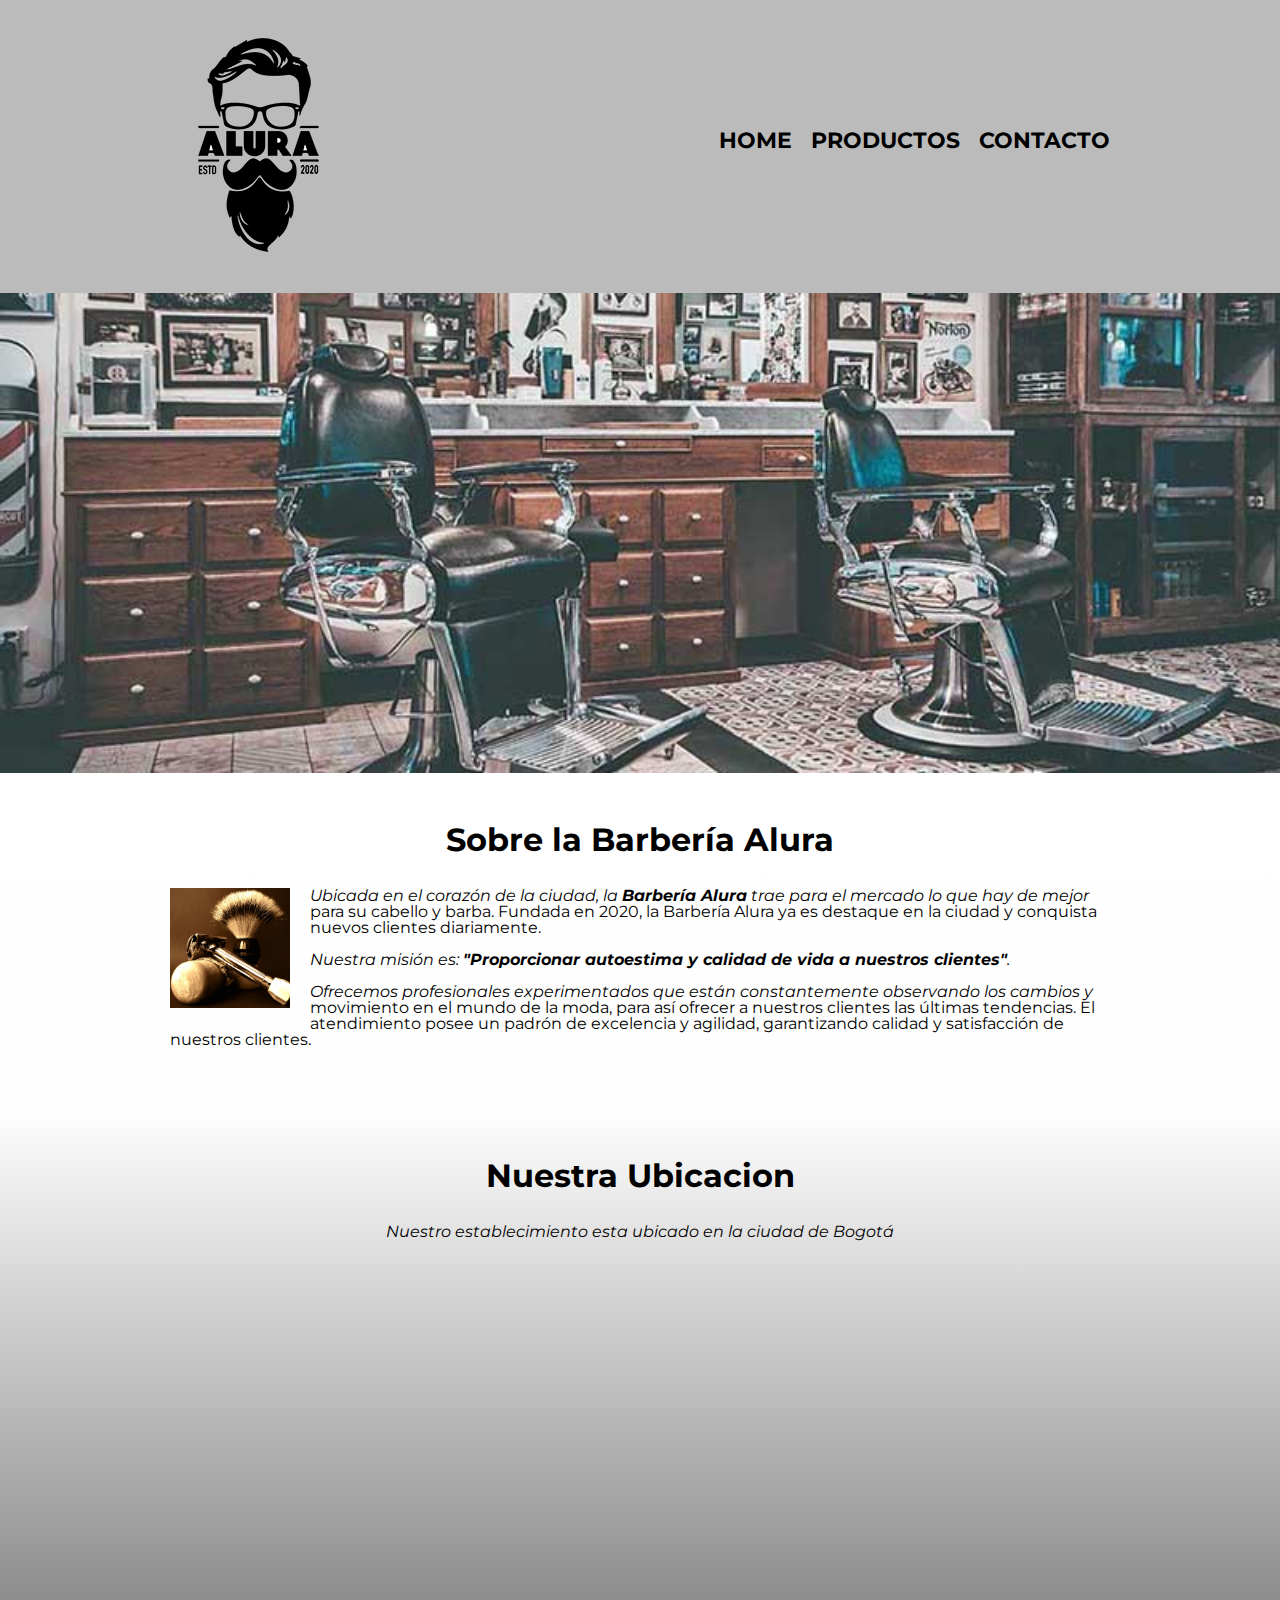
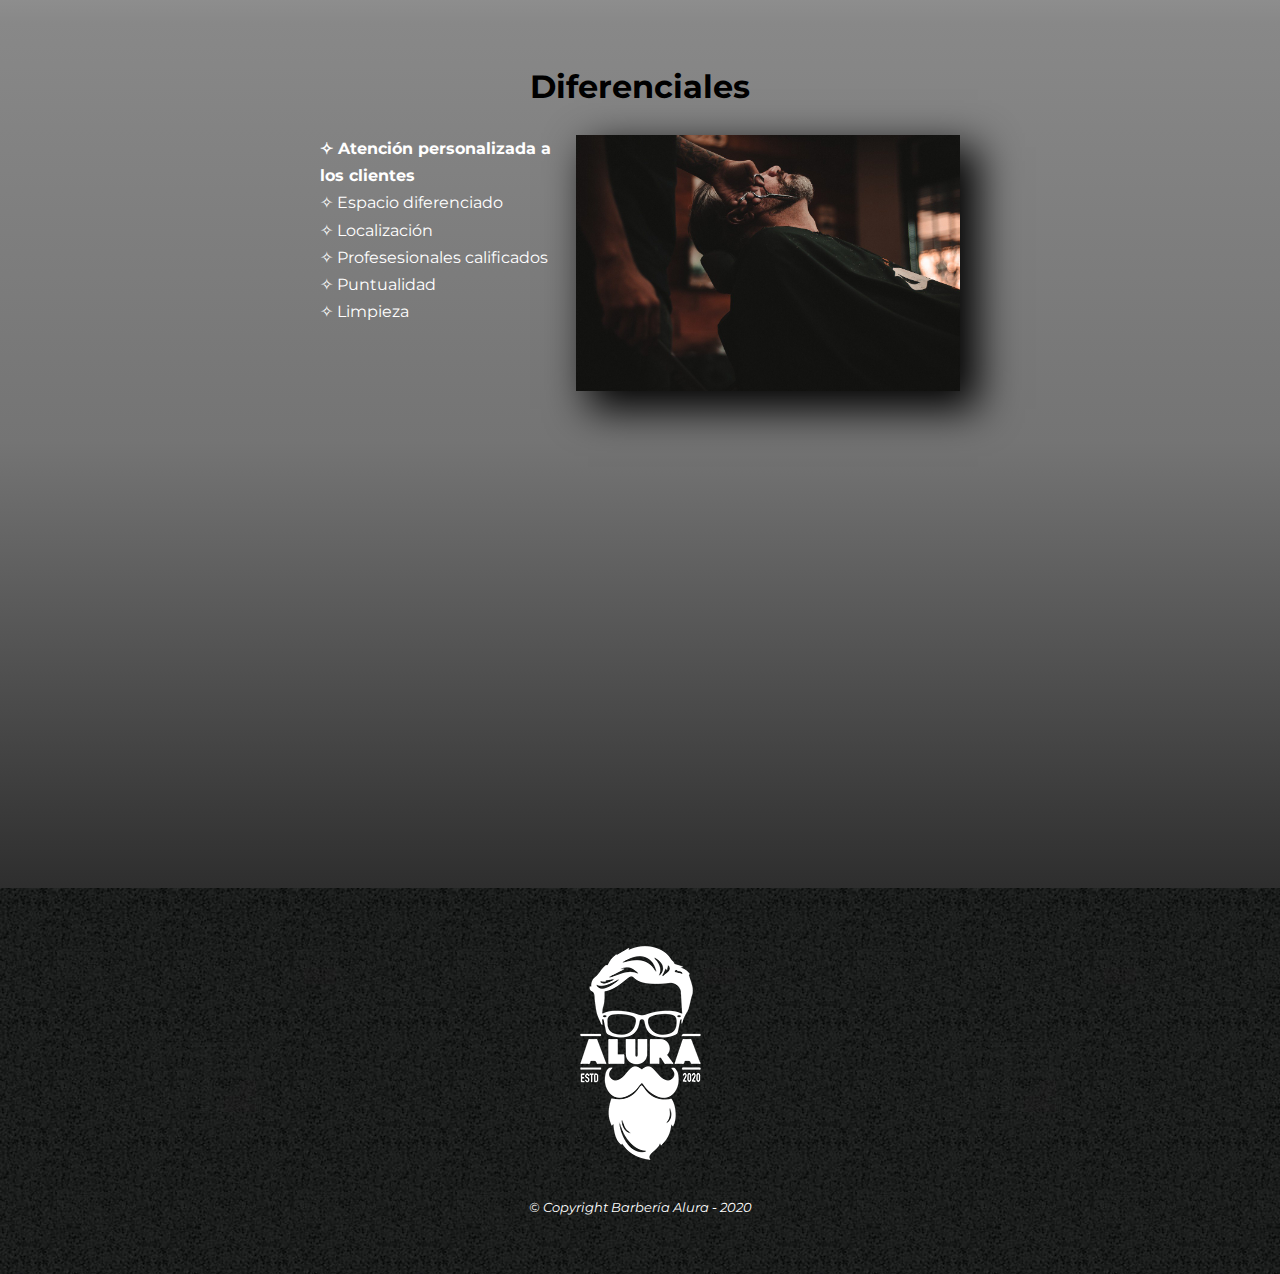
<file: Barberia/index.html>
<!DOCTYPE html>

<html lang="es">
    <head>
        <meta charset="UTF-8"> 
        <meta name="viewport">
        <title>Barbería Alura</title>
        <link rel="stylesheet" href="reset.css">
        <link rel="stylesheet" href="style.css">
        <link href="https://fonts.googleapis.com/css2?family=Montserrat:wght@300&display=swap" rel="stylesheet">
    </head>

    <body>
        <header>
            <div class="caja">
                <h1><img src="imagenes/logo.png"></h1>
                <nav>
                    <ul>
                        <li><a href="index.html">Home</a></li>
                        <li><a href="productos.html">Productos</a></li>
                        <li><a href="contacto.html">Contacto</a></li>
                    </ul>
                </nav>
            </div>
        </header>

        <img class="banner" src="banner/banner.jpg">

        <main>
            <section class="principal">

                <h2 class="titulo-principal">Sobre la Barbería Alura</h2>
                <img class="utensilios" src="imagenes/utensilios.jpg" alt="Imagen Utensiolios">
                <p>Ubicada en el corazón de la ciudad, la <strong>Barbería Alura</strong> trae para el mercado lo que hay de mejor para su cabello y barba. Fundada en 2020, la Barbería Alura ya es destaque en la ciudad y conquista nuevos clientes diariamente.</p>

                <p id="mision"><em>Nuestra misión es: <strong>"Proporcionar autoestima y calidad de vida a nuestros clientes"</strong>.</em></p>

                <p>Ofrecemos profesionales experimentados que están constantemente observando los cambios y movimiento en el mundo de la moda, para así ofrecer a nuestros clientes las últimas tendencias. El atendimiento posee un padrón de excelencia y agilidad, garantizando calidad y satisfacción de nuestros clientes.</p> 

            </section>
            <section class="mapa">
                <h3 class="titulo-principal">Nuestra Ubicacion</h3>
                <p>Nuestro establecimiento esta ubicado en la ciudad de Bogotá</p>

                <div class="Mapa-contenido">
                    <iframe src="https://www.google.com/maps/embed?pb=!1m18!1m12!1m3!1d3976.
                    43228293688!2d-74.086188!3d4.694707999999999!2m3!1f0!2f0!3f0!3m2!1i1024!
                    2i768!4f13.1!3m3!1m2!1s0x8e3f9b25144634c9%3A0xaa39a3ad6b78b4cb!2sCentro%
                    20Comercial%20Tit%C3%A1n%20Plaza!5e0!3m2!1ses-419!2sco!4v1673474203928!5m2!1ses-419!2sco"
                    width="100%" height="300" style="border:0;" allowfullscreen="" loading="lazy" 
                    referrerpolicy="no-referrer-when-downgrade"></iframe>
                </div>
                
            </section>



            <section class="diferenciales">

                <h3 class="titulo-principal">Diferenciales</h3>
                <div class="contenido-diferenciales">
                    <ul class="lista-diferenciales">
                        <li class="items">Atención personalizada a los clientes</li>
                        <li class="items">Espacio diferenciado</li>
                        <li class="items">Localización</li>
                        <li class="items">Profesesionales calificados</li>
                        <li class="items">Puntualidad</li>
                        <li class="items">Limpieza</li>
                    </ul><img src="diferenciales/diferenciales.jpg" class="imagenDiferenciales">
                </div>
            </section>
            <div class="contenido-video">
                <div class="video">
                    <iframe width="560" height="315" src="https://www.youtube.com/embed/wcVVXUV0YUY" 
                    title="YouTube video player" frameborder="0" allow="accelerometer; autoplay; 
                    clipboard-write; encrypted-media; gyroscope; picture-in-picture; web-share" allowfullscreen></iframe>
            </div>
        </div>
        </main>
       <h1></h1>
    <footer>
        <img src="imagenes/logo-blanco.png">
        <p class="copyright">&copy Copyright Barbería Alura - 2020</p>
    </footer>
</body>
</html>
</file>
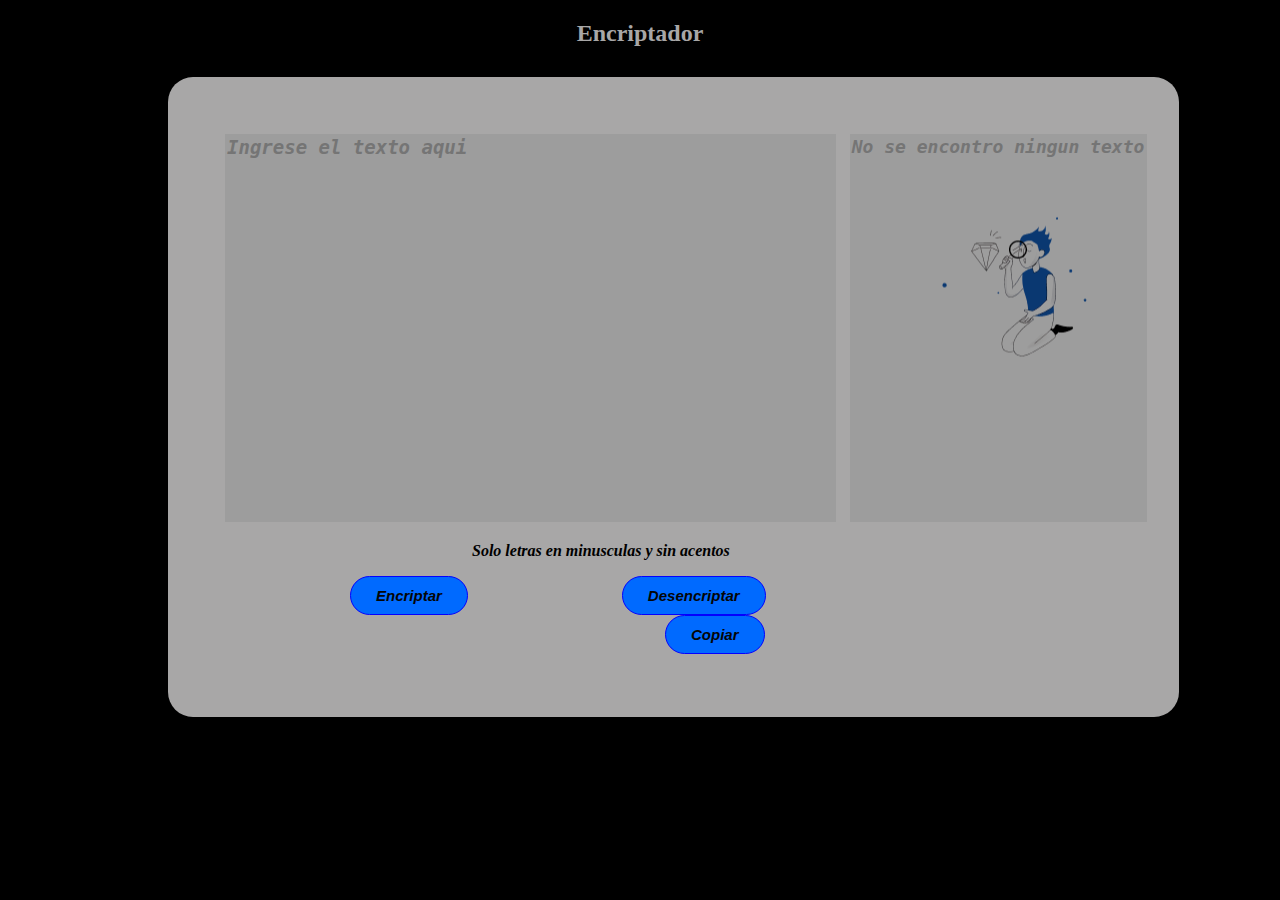
<file: Encriptador/index.html>
<!DOCTYPE html>
<html lang="en">
<head>
    <meta charset="UTF-8">
    <link rel="stylesheet" href="Style.css">
    <title>Encriptador</title>
</head>
<body>
    <header>
        <h2 class="titulo">Encriptador</h2>
    </header>
    <main>
        <section>
            <div class="container">
                <div class="caja">
                    <textarea id="encriptar" cols="30" rows="10" placeholder="Ingrese el texto aqui"></textarea>
                    <textarea readonly id="solucion" cols="30" rows="10" placeholder="No se encontro ningun texto"></textarea>
                    <p>Solo letras en minusculas y sin acentos</p>
                    <div class="btn">
                        <button class="Encriptar" onclick="btnEncriptar()">Encriptar</button>
                        <button class="Desencriptar" onclick="btnDesencriptar()">Desencriptar</button>
                        <button class="Copy" onclick="Copy()">Copiar</button>
                    </div>
                    <small>Pagina elaborada por Fabio Andres Santos Sanabria</small>
                    <br>
                    <small>&#169 Copyright 2023</small>
                </div>
            </div>
        </section>
    </main>
    <script src="Script.js"></script>
</body>
</html>
</file>
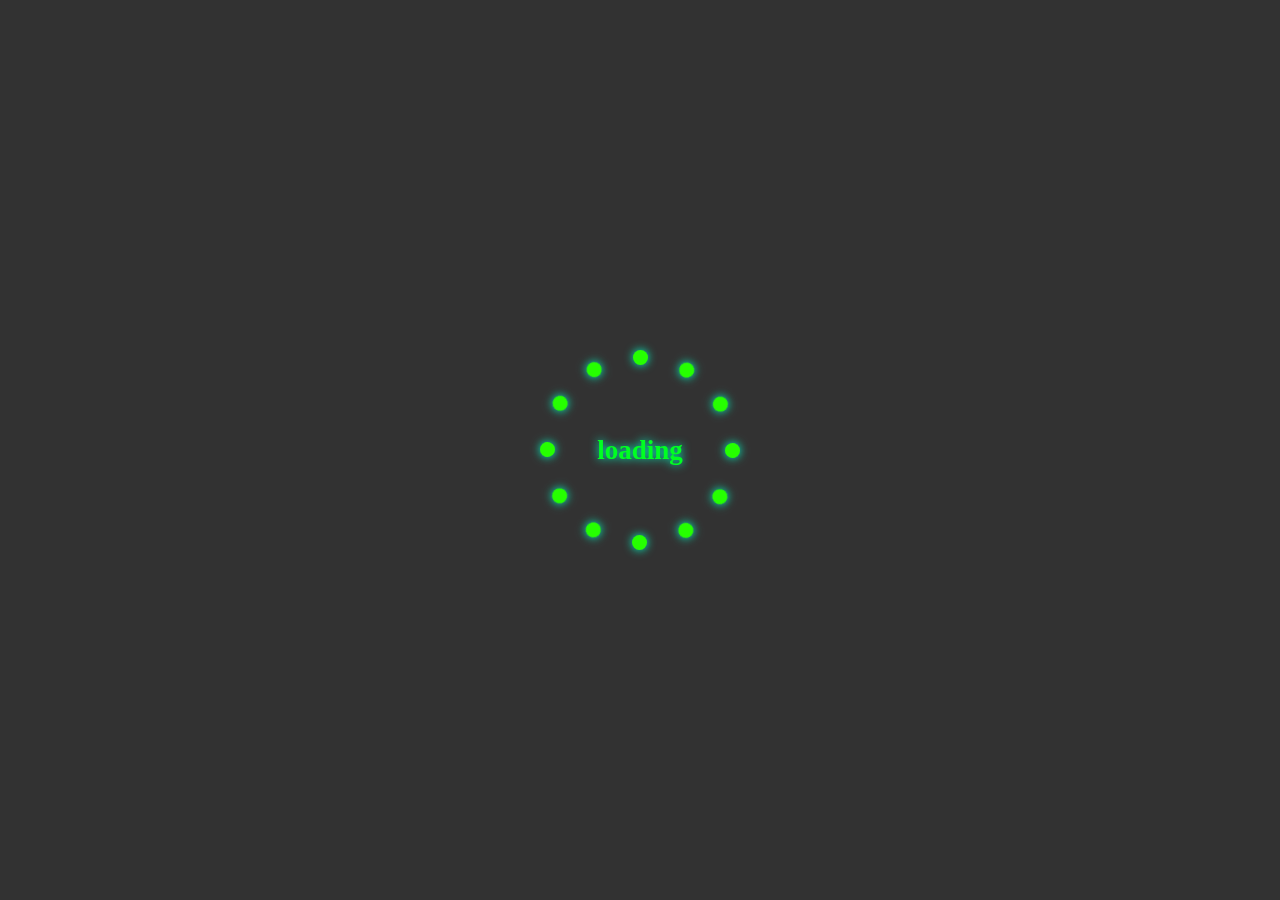
<file: PantallaDeCarga/index.html>
<!DOCTYPE html>
<html lang="en">
<head>
    <meta charset="UTF-8">
    <title>cargando</title>
    <link rel="stylesheet" href="Styles.css">
</head>
<body>
    <div class="conteiner">
        <div class="circulo1">
            <h3>loading</h3>
            <div class="esferas" id="esfera1"><div class="circulo"></div></div>
            <div class="esferas" id="esfera2"><div class="circulo"></div></div>
            <div class="esferas" id="esfera3"><div class="circulo"></div></div>
            <div class="esferas" id="esfera4"><div class="circulo"></div></div>
            <div class="esferas" id="esfera5"><div class="circulo"></div></div>
            <div class="esferas" id="esfera6"><div class="circulo"></div></div>
            <div class="esferas" id="esfera7"><div class="circulo"></div></div>
            <div class="esferas" id="esfera8"><div class="circulo"></div></div>
            <div class="esferas" id="esfera9"><div class="circulo"></div></div>
            <div class="esferas" id="esfera10"><div class="circulo"></div></div>
            <div class="esferas" id="esfera11"><div class="circulo"></div></div>
            <div class="esferas" id="esfera12"><div class="circulo"></div></div>
        </div>
    </div>
</body>
</html>
</file>
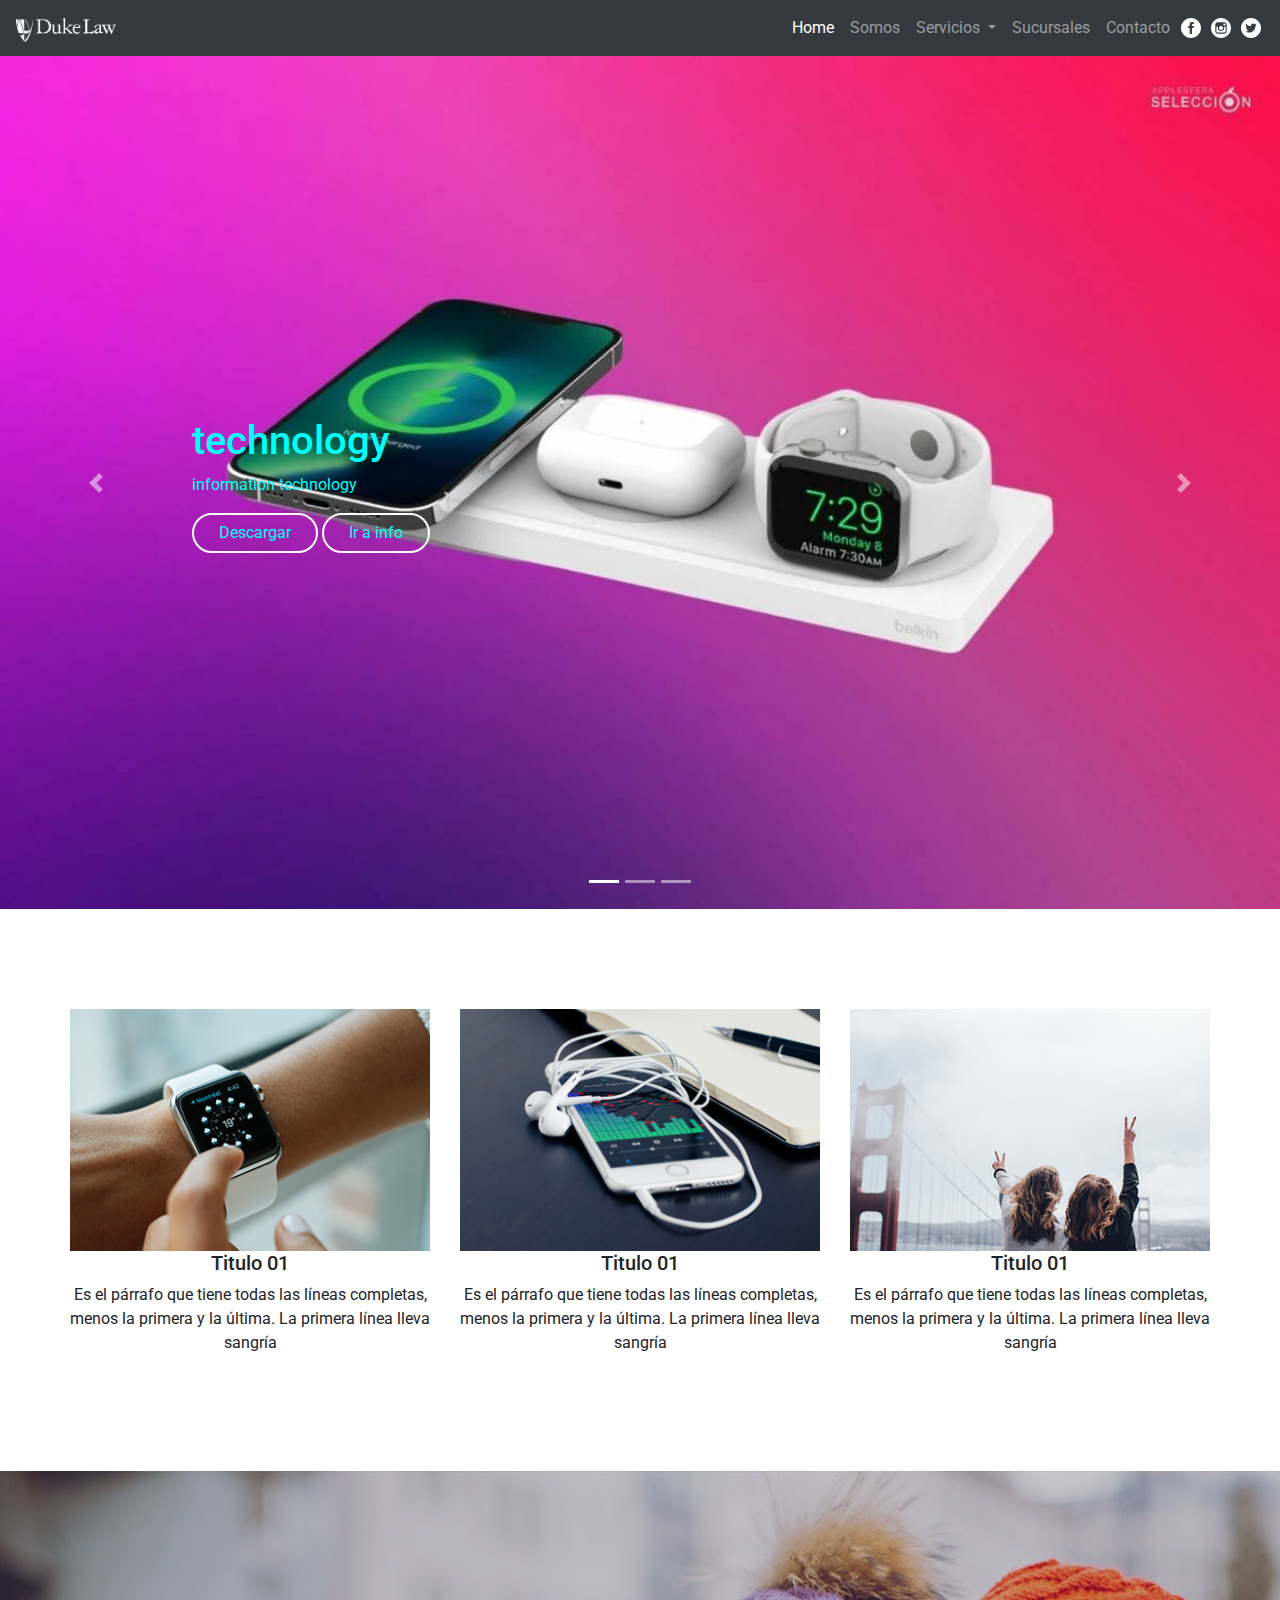
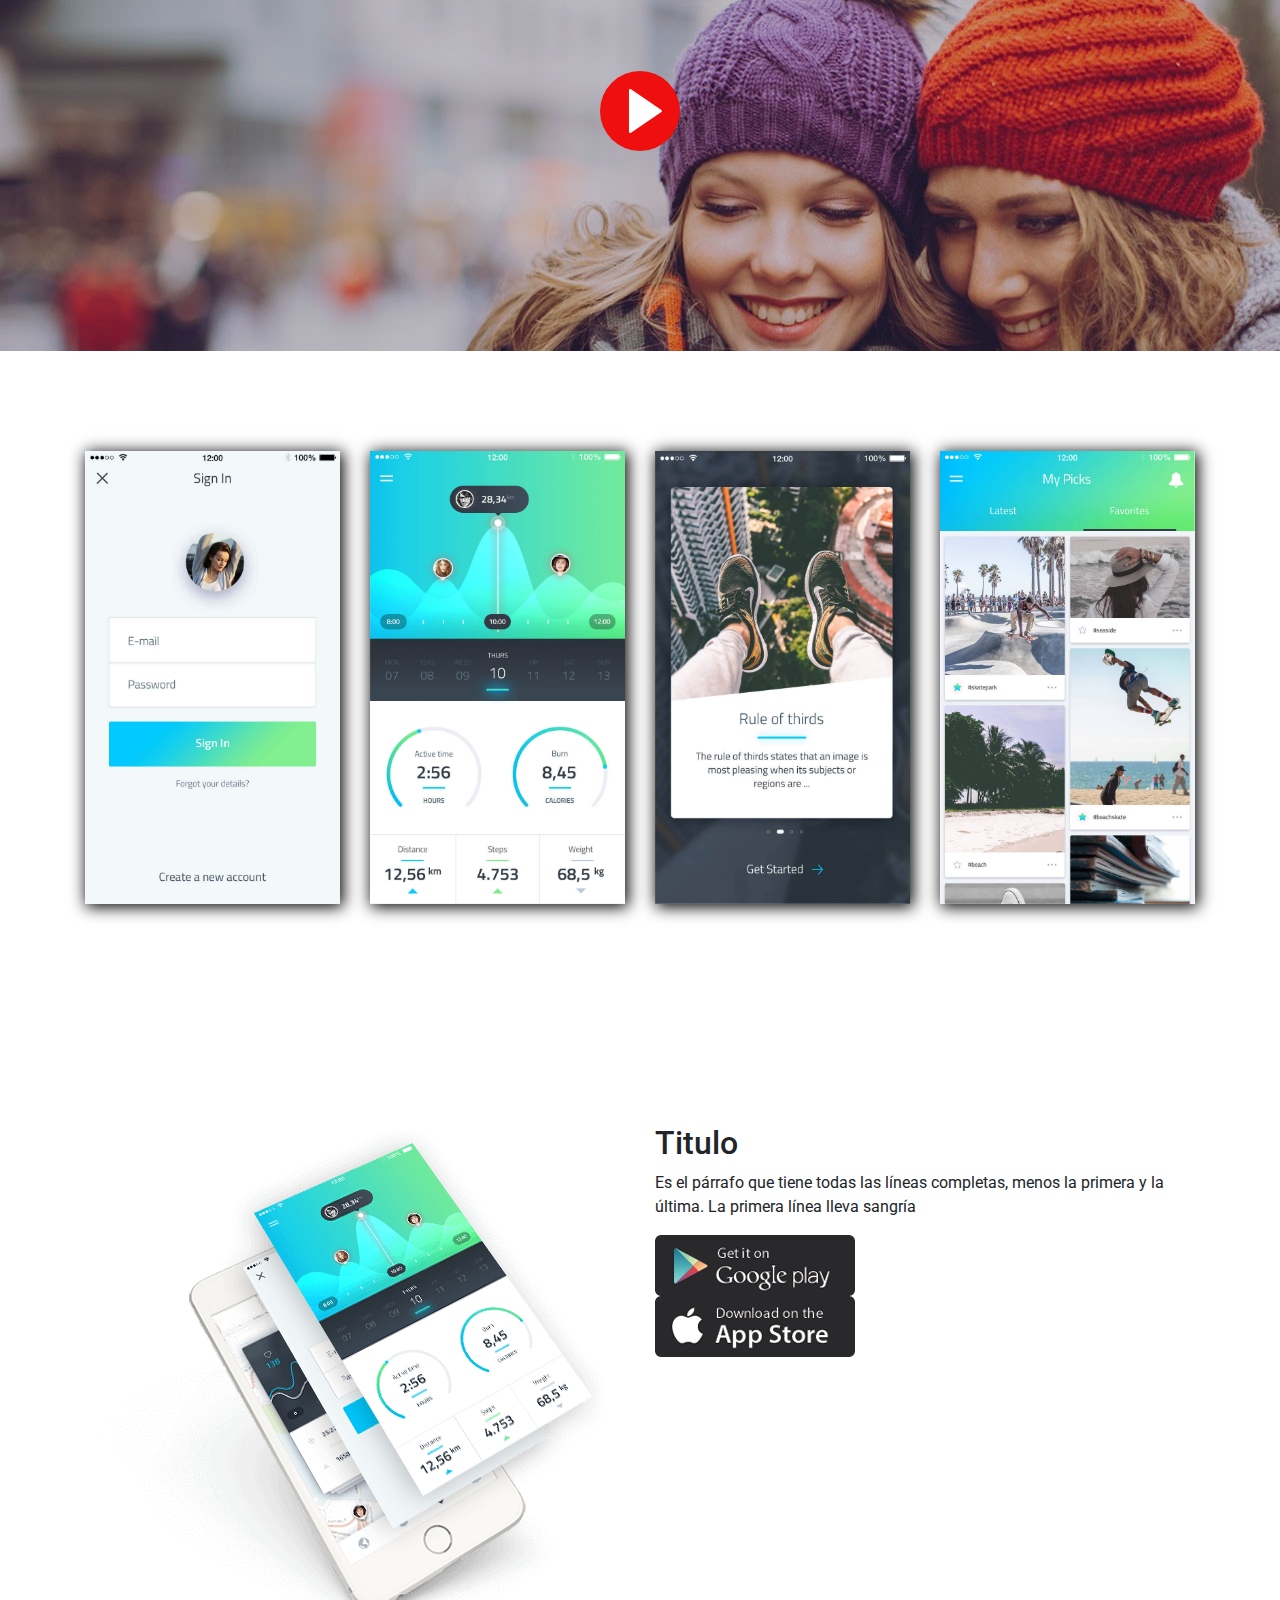
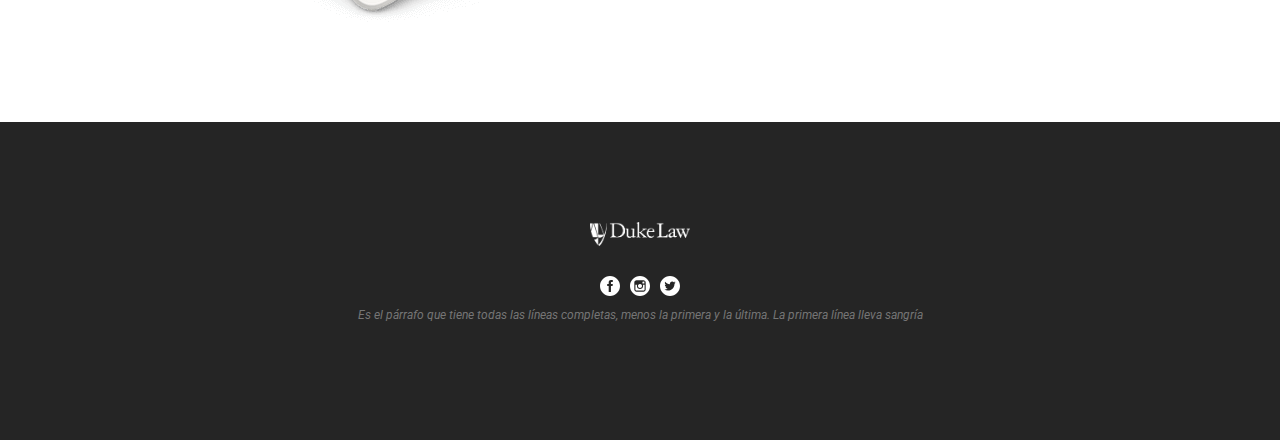
<file: Web_App/index.html>
<!doctype html>
<html lang="en">
  <head>
    <!-- Required meta tags -->
    <meta charset="utf-8">
    <meta name="viewport" content="width=device-width, initial-scale=1, shrink-to-fit=no">

    <!-- Bootstrap CSS -->
    <link rel="stylesheet" href="https://cdn.jsdelivr.net/npm/bootstrap@4.4.1/dist/css/bootstrap.min.css" integrity="sha384-Vkoo8x4CGsO3+Hhxv8T/Q5PaXtkKtu6ug5TOeNV6gBiFeWPGFN9MuhOf23Q9Ifjh" crossorigin="anonymous">
    <link rel="stylesheet" href="Style.css">

    <link href="https://fonts.googleapis.com/css2?family=Roboto:ital,wght@0,400;0,500;1,700&display=swap" rel="stylesheet">

    <title>Home menu</title>
  </head>
  <body>

   <!--Inicio de navbar--> 
   <nav class="navbar navbar-expand-lg navbar-dark bg-dark">
    <a class="navbar-brand" href="index.html">
        <img class="Logotipo" src="images/somos/logos/duke_law.png" alt=""></a>
    
    <button class="navbar-toggler" type="button" data-toggle="collapse" data-target="#navbarSupportedContent" aria-controls="navbarSupportedContent" aria-expanded="false" aria-label="Toggle navigation">
      <span class="navbar-toggler-icon"></span>
    </button>

    <div class="collapse navbar-collapse" id="navbarSupportedContent">
      <ul class="navbar-nav ml-auto">
        <li class="nav-item active">
          <a class="nav-link" href="index.html">Home <span class="sr-only">(current)</span></a>
        </li>
        <li class="nav-item">
          <a class="nav-link" href="Somos.html">Somos</a>
        </li>
        <li class="nav-item dropdown">
          <a class="nav-link dropdown-toggle" href="#" id="navbarDropdown" role="button" data-toggle="dropdown" aria-haspopup="true" aria-expanded="false">
            Servicios
          </a>
          <div class="dropdown-menu" aria-labelledby="navbarDropdown">
            <a class="dropdown-item" href="#">Servicios 1</a>
            <a class="dropdown-item" href="#">Servicios 2</a>
            <div class="dropdown-divider"></div>
            <a class="dropdown-item" href="#">Servicios 3</a>
          </div>
        </li>
        <li class="nav-item">
            <a class="nav-link" href="#">Sucursales</a>
        </li>
        <li class="nav-item">
            <a class="nav-link" href="#">Contacto</a>
        </li>
        <li>
            <img class="icono-redes-header" src="images/svg/facebook-logo-button.svg" alt="facebook">
            <img class="icono-redes-header" src="images/svg/instagram-logo.svg" alt="instagram">
            <img class="icono-redes-header" src="images/svg/twitter-logo-button.svg" alt="twitter">
        </li>
      </ul>
    </div>
  </nav>
    <!--Fin de navbar--> 


   <!--Inicio Slider-->
   <div id="carouselExampleCaptions" class="carousel slide" data-ride="carousel">
    <ol class="carousel-indicators">
      <li data-target="#carouselExampleCaptions" data-slide-to="0" class="active"></li>
      <li data-target="#carouselExampleCaptions" data-slide-to="1"></li>
      <li data-target="#carouselExampleCaptions" data-slide-to="2"></li>
    </ol>
    <div class="carousel-inner">
      <div class="carousel-item active">
        <img src="images/home/slider.webp" class="d-block w-100 slider" alt="...">
        <div class="carousel-caption d-none d-md-block">
          <h1>technology</h1>
          <p>information technology</p>
          <a class="btn btn-light"  href="#">Descargar</a>
          <a class="btn btn-light" href="#">Ir a info</a>
        </div>
      </div>
      <div class="carousel-item">
        <img src="images/home/Slider2.webp" class="d-block w-100 slider" alt="...">
        <div class="carousel-caption d-none d-md-block">
          <h1>technology</h1>
          <p>information technology</p>
          <a class="btn btn-light"  href="#">Descargar</a>
          <a class="btn btn-light" href="#">Ir a info</a>
        </div>
      </div>
      <div class="carousel-item">
        <img src="images/home/slider3.jpg" class="d-block w-100 slider" alt="...">
        <div class="carousel-caption d-none d-md-block">
          <h1>technology</h1>
          <p>information technology</p>
          <a class="btn btn-light"  href="#">Descargar</a>
          <a class="btn btn-light" href="#">Ir a info</a>
        </div>
      </div>
    </div>
    <a class="carousel-control-prev" href="#carouselExampleCaptions" role="button" data-slide="prev">
      <span class="carousel-control-prev-icon" aria-hidden="true"></span>
      <span class="sr-only">Previous</span>
    </a>
    <a class="carousel-control-next" href="#carouselExampleCaptions" role="button" data-slide="next">
      <span class="carousel-control-next-icon" aria-hidden="true"></span>
      <span class="sr-only">Next</span>
    </a>
  </div>
   <!--Fin Slider-->  
   <!--Inicio Main-->  
  <main>
    <section>
      <div class="container separacion">
          <div class="row">
              <div class="col-12 col-sm-4 text-center">
                  <img class="img-fluid w-100" src="images/home/banners/banner1.jpg" alt="banner1">
                  <h5>Titulo 01</h5>
                  <p>Es el párrafo que tiene todas las líneas completas, menos la primera y
                     la última. La primera línea lleva sangría</p>
              </div>
              <div class="col-12 col-sm-4 text-center">
                <img class="img-fluid w-100" src="images/home/banners/banner2.jpg" alt="banner2">
                <h5>Titulo 01</h5>
                <p>Es el párrafo que tiene todas las líneas completas, menos la primera y
                   la última. La primera línea lleva sangría</p>
            </div>
            <div class="col-12 col-sm-4 text-center">
              <img class="img-fluid w-100" src="images/home/banners/banner3.jpg" alt="banner3">
              <h5>Titulo 01</h5>
              <p>Es el párrafo que tiene todas las líneas completas, menos la primera y
                 la última. La primera línea lleva sangría</p>
          </div>
        </div>
      </div>
    </section>

    <section class="banner-video">
      <a href="#">
        <img class="play" src="images/svg/play-button.svg" alt="play">
      </a>
    </section>
    <section class="separacion">
        <div class="container">
          <div class="row">
            <div class="col-6 col-sm-3">
              <img class="img-fluid sombras w-100" src="images/pantallas/pantalla_1.jpg" alt="pantalla 1">
            </div>
            <div class="col-6 col-sm-3">
              <img class="img-fluid sombras w-100" src="images/pantallas/pantalla_2.jpg" alt="pantalla 2">
            </div>
            <div class="col-6 col-sm-3">
              <img class="img-fluid sombras w-100" src="images/pantallas/pantalla_3.jpg" alt="pantalla 3">
            </div>
            <div class="col-6 col-sm-3">
              <img class="img-fluid sombras w-100" src="images/pantallas/pantalla_4.jpg" alt="pantalla 4">
            </div>
          </div>
        </div>
    </section>

    <section class="separacion">
      <div class="container">
        <div class="row">
          <div class="col-12 col-sm-6">
            <img class="img-fluid" src="images/home/app-mockup-2.png" alt="pantalla">
          </div>
          <div class="col-12 col-sm-6">
            <h2>Titulo</h2>
            <p>
              Es el párrafo que tiene todas las líneas completas, menos la primera y
              la última. La primera línea lleva sangría
            </p>
            
              <div class="row">
              <div class="col-12">
                <img class="img-fluid" src="images/home/android.png" alt="Android">
              </div>
              <div class="col-12">
                <img class="img-fluid" src="images/home/apple.png" alt="Apple">
              </div>
            </div>
          </div>
        </div>
      </div>
    </section>
  </main>
  <!--Fin Main-->  
  <!--Inicio footer-->  
  <footer>
    <img class="Logotipo-footer" src="images/somos/logos/duke_law.png" alt="Logo">
    <br>
    <img class="icono-redes-header" src="images/svg/facebook-logo-button.svg" alt="facebook">
    <img class="icono-redes-header" src="images/svg/instagram-logo.svg" alt="instagram">
    <img class="icono-redes-header" src="images/svg/twitter-logo-button.svg" alt="twitter">
    <p>Es el párrafo que tiene todas las líneas completas, menos la primera y
      la última. La primera línea lleva sangría</p>
  </footer>
  <!--Fin Footer-->  


    <!-- Optional JavaScript -->
    <!-- jQuery first, then Popper.js, then Bootstrap JS -->
    <script src="https://code.jquery.com/jquery-3.4.1.slim.min.js" integrity="sha384-J6qa4849blE2+poT4WnyKhv5vZF5SrPo0iEjwBvKU7imGFAV0wwj1yYfoRSJoZ+n" crossorigin="anonymous"></script>
    <script src="https://cdn.jsdelivr.net/npm/popper.js@1.16.0/dist/umd/popper.min.js" integrity="sha384-Q6E9RHvbIyZFJoft+2mJbHaEWldlvI9IOYy5n3zV9zzTtmI3UksdQRVvoxMfooAo" crossorigin="anonymous"></script>
    <script src="https://cdn.jsdelivr.net/npm/bootstrap@4.4.1/dist/js/bootstrap.min.js" integrity="sha384-wfSDF2E50Y2D1uUdj0O3uMBJnjuUD4Ih7YwaYd1iqfktj0Uod8GCExl3Og8ifwB6" crossorigin="anonymous"></script>
  </body>
</html>
</file>
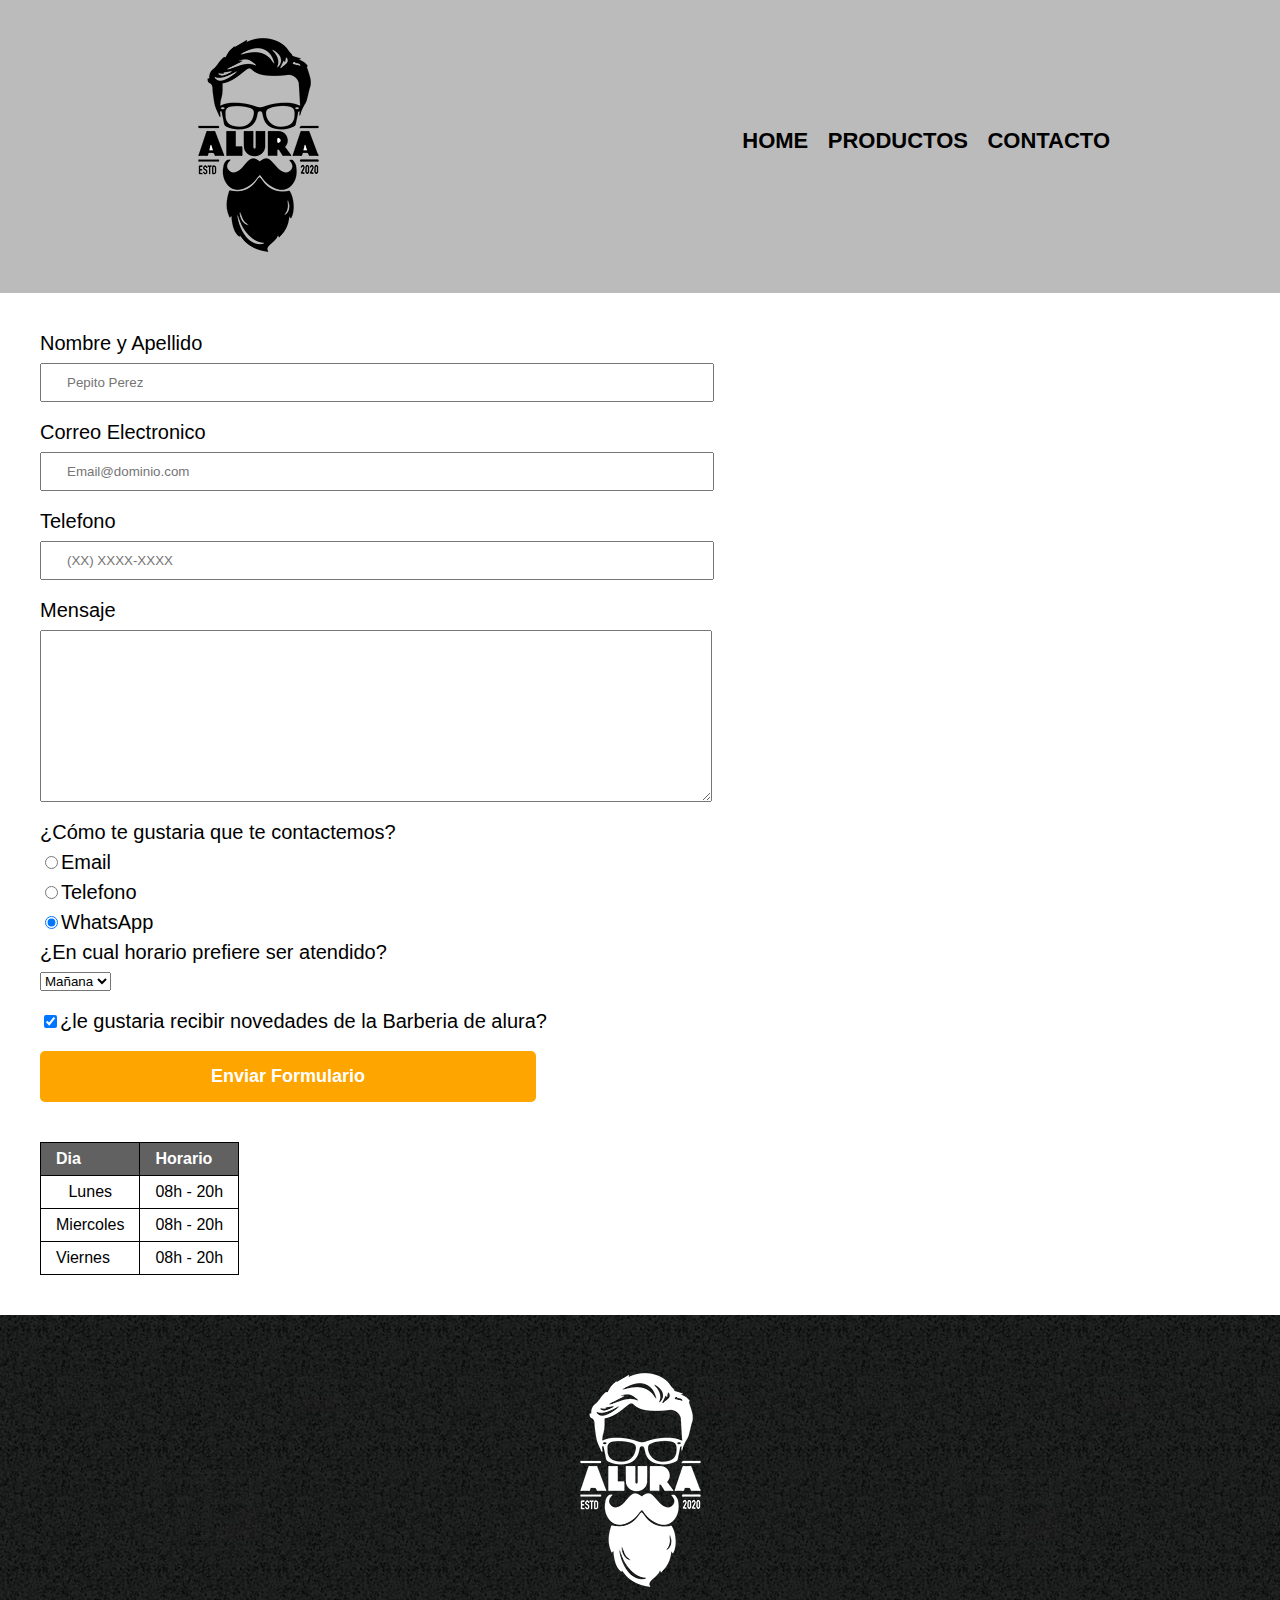
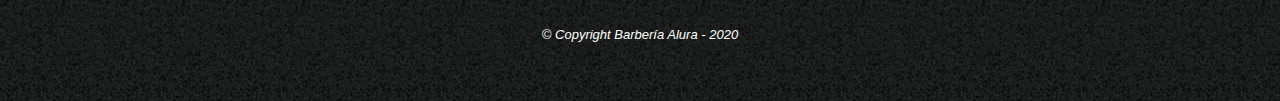
<file: Barberia/contacto.html>
<!DOCTYPE html>

<html>
    <head>
        <meta charset="UTF-8">
        <title>Contacto - Barbería Alura</title>
        <link rel="stylesheet" href="reset.css">
        <link rel="stylesheet" href="style.css">
    </head>
    <body>
        <header>
            <div class="caja">
                <h1><img src="imagenes/logo.png" alt="Logo Alura"></h1>
                <nav>
                    <ul>
                        <li><a href="index.html">Home</a></li>
                        <li><a href="productos.html">Productos</a></li>
                        <li><a href="contacto.html">Contacto</a></li>
                    </ul>
                </nav>
            </div>
        </header>
        <main class="Mcontacto">
			<form>
                <label for="NombreApellido">Nombre y Apellido</label>
                <input type="text" id="NombreApellido" class="input-padron" required
                placeholder="Pepito Perez">

                <label for="CorreoElectronico">Correo Electronico</label>
                <input type="email" id="CorreoElectronico" class="input-padron" required
                placeholder="Email@dominio.com">

                <label for="Telefono">Telefono</label>
                <input type="tel" id="Telefono" class="input-padron" required
                placeholder="(XX) XXXX-XXXX">

                <label for="mensaje">Mensaje</label>
                <textarea cols="70" rows="10" id="mensaje" class="input-padron"></textarea>

                <fieldset>
                    <legend class="test" id="test">¿Cómo te gustaria que te contactemos?</legend>
                    <label for="radio-Email"><input type="radio" name="cotacto" value="Email" id="radio-Email">Email</label>
                    
                    <label for="radio-Telefono"><input type="radio" name="cotacto" value="Telefono" id="radio-Telefono">Telefono</label>
                    
                    <label for="radio-whatsApp"><input type="radio" name="cotacto" value="whatsApp" id="radio-whatsApp"
                        checked>WhatsApp</label>
                </fieldset>

                <fieldset>
                    <legend>¿En cual horario prefiere ser atendido?</legend>
                    <select>
                        <option>Mañana</option>
                        <option>Tarde</option>
                        <option>Noche</option>
                    </select>
                </fieldset>

                <label class="checkbox"><input type="checkbox" checked>¿le gustaria recibir novedades de la Barberia de alura?</label>
                <input type="submit" value="Enviar Formulario" class="enviar">

            </form>

                <table>
                    <thead>
                        <tr>
                            <td>Dia</td>
                            <td>Horario</td>
                        </tr>
                    </thead>
                    <tbody>
                        <tr>
                            <th>Lunes</th>
                            <th>08h - 20h</th>
                        </tr>
                        <tr>
                            <td>Miercoles</td>
                            <td>08h - 20h</td>
                        </tr>
                        <tr>
                            <td>Viernes</td>
                            <td>08h - 20h</td>
                        </tr>
                    </tbody>
                </table>

        </main>
        <footer>
            <img src="imagenes/logo-blanco.png" alt="Logo Alura">
            <p class="copyright">&copy Copyright Barbería Alura - 2020</p>
        </footer>
    </body>
</html>
</file>
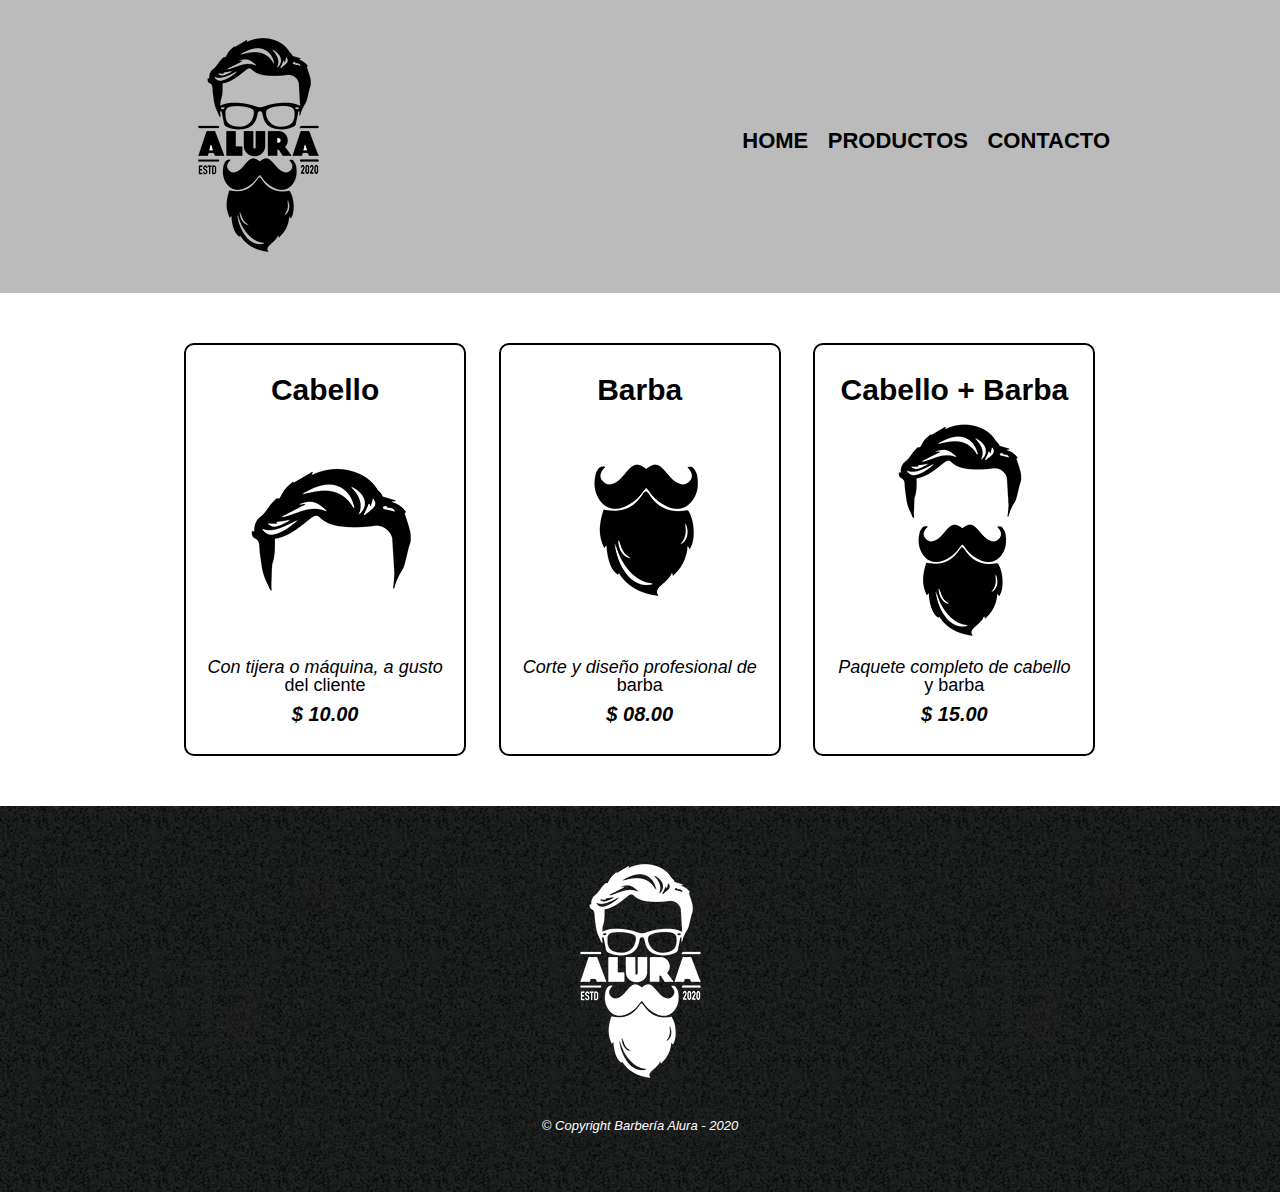
<file: Barberia/productos.html>
<!DOCTYPE html>

<html>
    <head>
        <meta charset="UTF-8">
        <title>Productos - Barbería Alura</title>
        <link rel="stylesheet" href="reset.css">
        <link rel="stylesheet" href="style.css">
    </head>
    <body>
        <header>
            <div class="caja">
                <h1><img src="imagenes/logo.png"></h1>
                <nav>
                    <ul>
                        <li><a href="index.html">Home</a></li>
                        <li><a href="productos.html">Productos</a></li>
                        <li><a href="contacto.html">Contacto</a></li>
                    </ul>
                </nav>
            </div>
        </header>

        <main>
            <ul class="productos">
                <li>
                    <h2>Cabello</h2>
                    <img src="imagenes/cabello.jpg">
                    <p class="producto-descripcion">Con tijera o máquina, a gusto del cliente</p>
                    <p class="producto-precio">$ 10.00</p>
                </li>
                <li>
                    <h2>Barba</h2>
                    <img src="imagenes/barba.jpg">
                    <p class="producto-descripcion">Corte y diseño profesional de barba</p>
                    <p class="producto-precio">$ 08.00</p>
                </li>
                <li>
                    <h2>Cabello + Barba</h2>
                    <img src="imagenes/cabello+barba.jpg">
                    <p class="producto-descripcion">Paquete completo de cabello y barba</p>
                    <p class="producto-precio">$ 15.00</p>
                </li>
            </ul>
        </main>

        <footer>
            <img src="imagenes/logo-blanco.png">
            <p class="copyright">&copy Copyright Barbería Alura - 2020</p>
        </footer>
    </body>
</html>
</file>
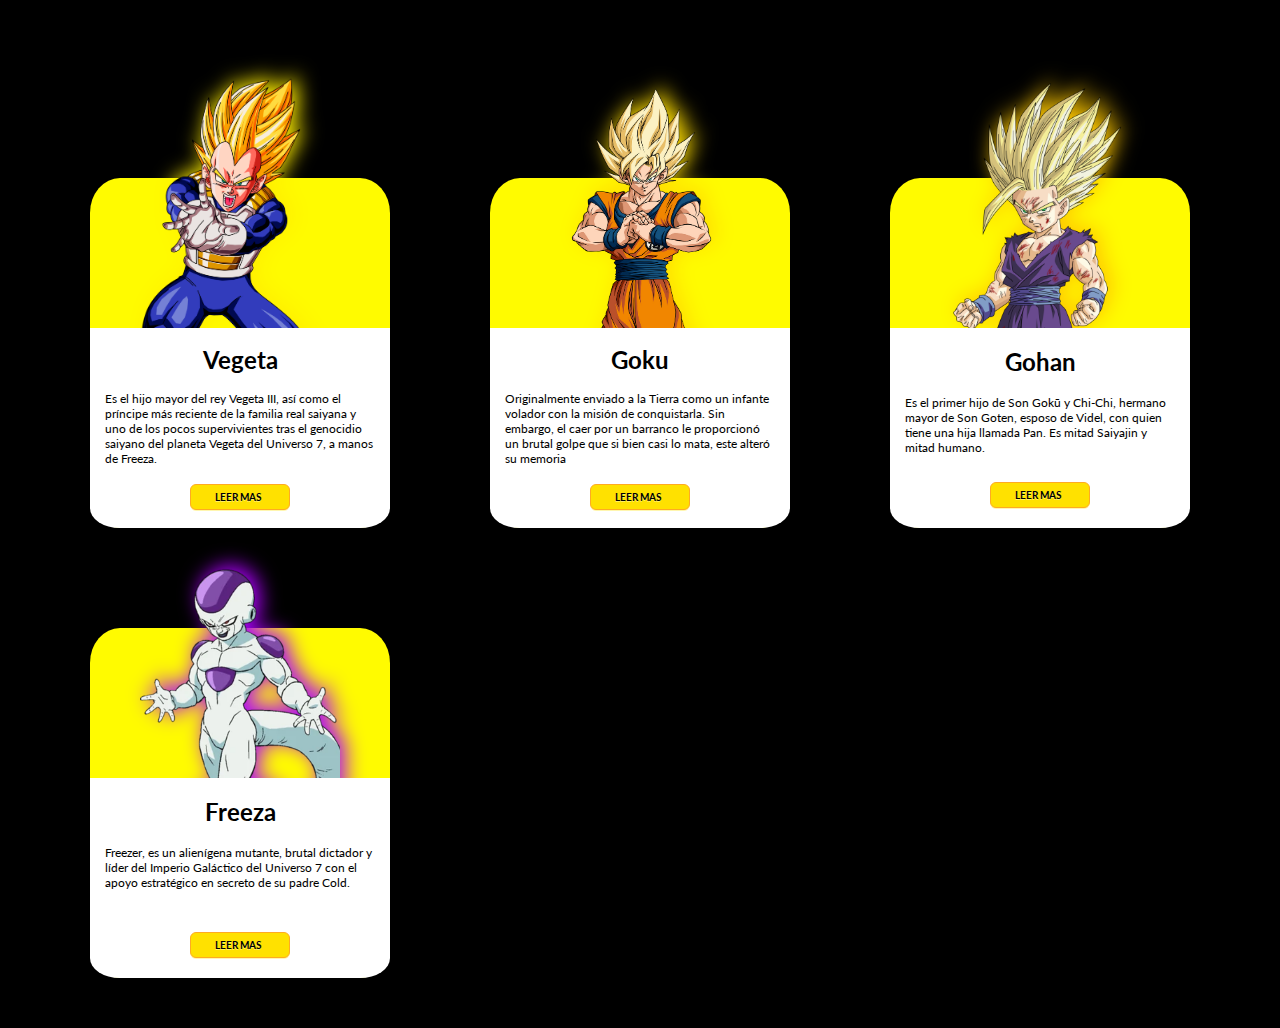
<file: Personajes/Personajes.html>
<!DOCTYPE html>
<html lang="es">
<head>
    <meta charset="UTF-8">
    <title>Cartas de Dragon ball</title>
    <link rel="stylesheet" href="personajes.css">
</head>
<body>
   <div class="container">
    <div class="card">
        <div class="personaje_1">
            <div class="imagenPersonaje"></div>
            <div class="detalles">
                 <h2>Vegeta</h2>
                 <p>Es el hijo mayor del rey Vegeta III, así como el príncipe 
                    más reciente de la familia real saiyana y uno de los pocos
                     supervivientes tras el genocidio saiyano del planeta 
                     Vegeta del Universo 7, a manos de Freeza.</p>
                <div class="btn"><h6><a href="https://dragonball.fandom.com/es/wiki/Vegeta">leer mas</a></h6></div>
            </div>
        </div>
    </div>

    <div class="card">
        <div class="personaje_2">
            <div class="imagenPersonaje_2"></div>
            <div class="detalles_2">
                <h2>Goku</h2>
                 <p>Originalmente enviado a la Tierra como un infante volador
                     con la misión de conquistarla. Sin embargo, el caer por 
                     un barranco le proporcionó un brutal golpe que si bien 
                     casi lo mata, este alteró su memoria </p>
                <div class="btn"><h6><a href="https://dragonball.fandom.com/es/wiki/Son_Goku">leer mas</a></h6></div>
            </div>
        </div>
    </div>

    <div class="card">
        <div class="personaje_3">
            <div class="imagenPersonaje_3"></div>
                <div class="detalles_3">
                 <h2>Gohan</h2>
                <p>Es el primer hijo de Son Gokū y Chi-Chi, hermano 
                    mayor de Son Goten, esposo de Videl, con quien tiene 
                    una hija llamada Pan. Es mitad Saiyajin y mitad humano.</p>
                <div class="btn"><h6><a href="https://dragonball.fandom.com/es/wiki/Son_Gohan#Apariencia">leer mas</a></h6></div>
            </div>
        </div>
    </div>
    <div class="card">
        <div class="personaje_4">
            <div class="imagenPersonaje_4"></div>
                <div class="detalles_4">
                 <h2>Freeza</h2>
                <p>Freezer, es un alienígena mutante, brutal dictador y 
                    líder del Imperio Galáctico del Universo 7 con el apoyo 
                    estratégico en secreto de su padre Cold.</p>
                <div class="btn"><h6><a href="https://dragonball.fandom.com/es/wiki/Freeza">leer mas</a></h6></div>
            </div>
        </div>
    </div>
   </div>     
</body>
</html>
</file>
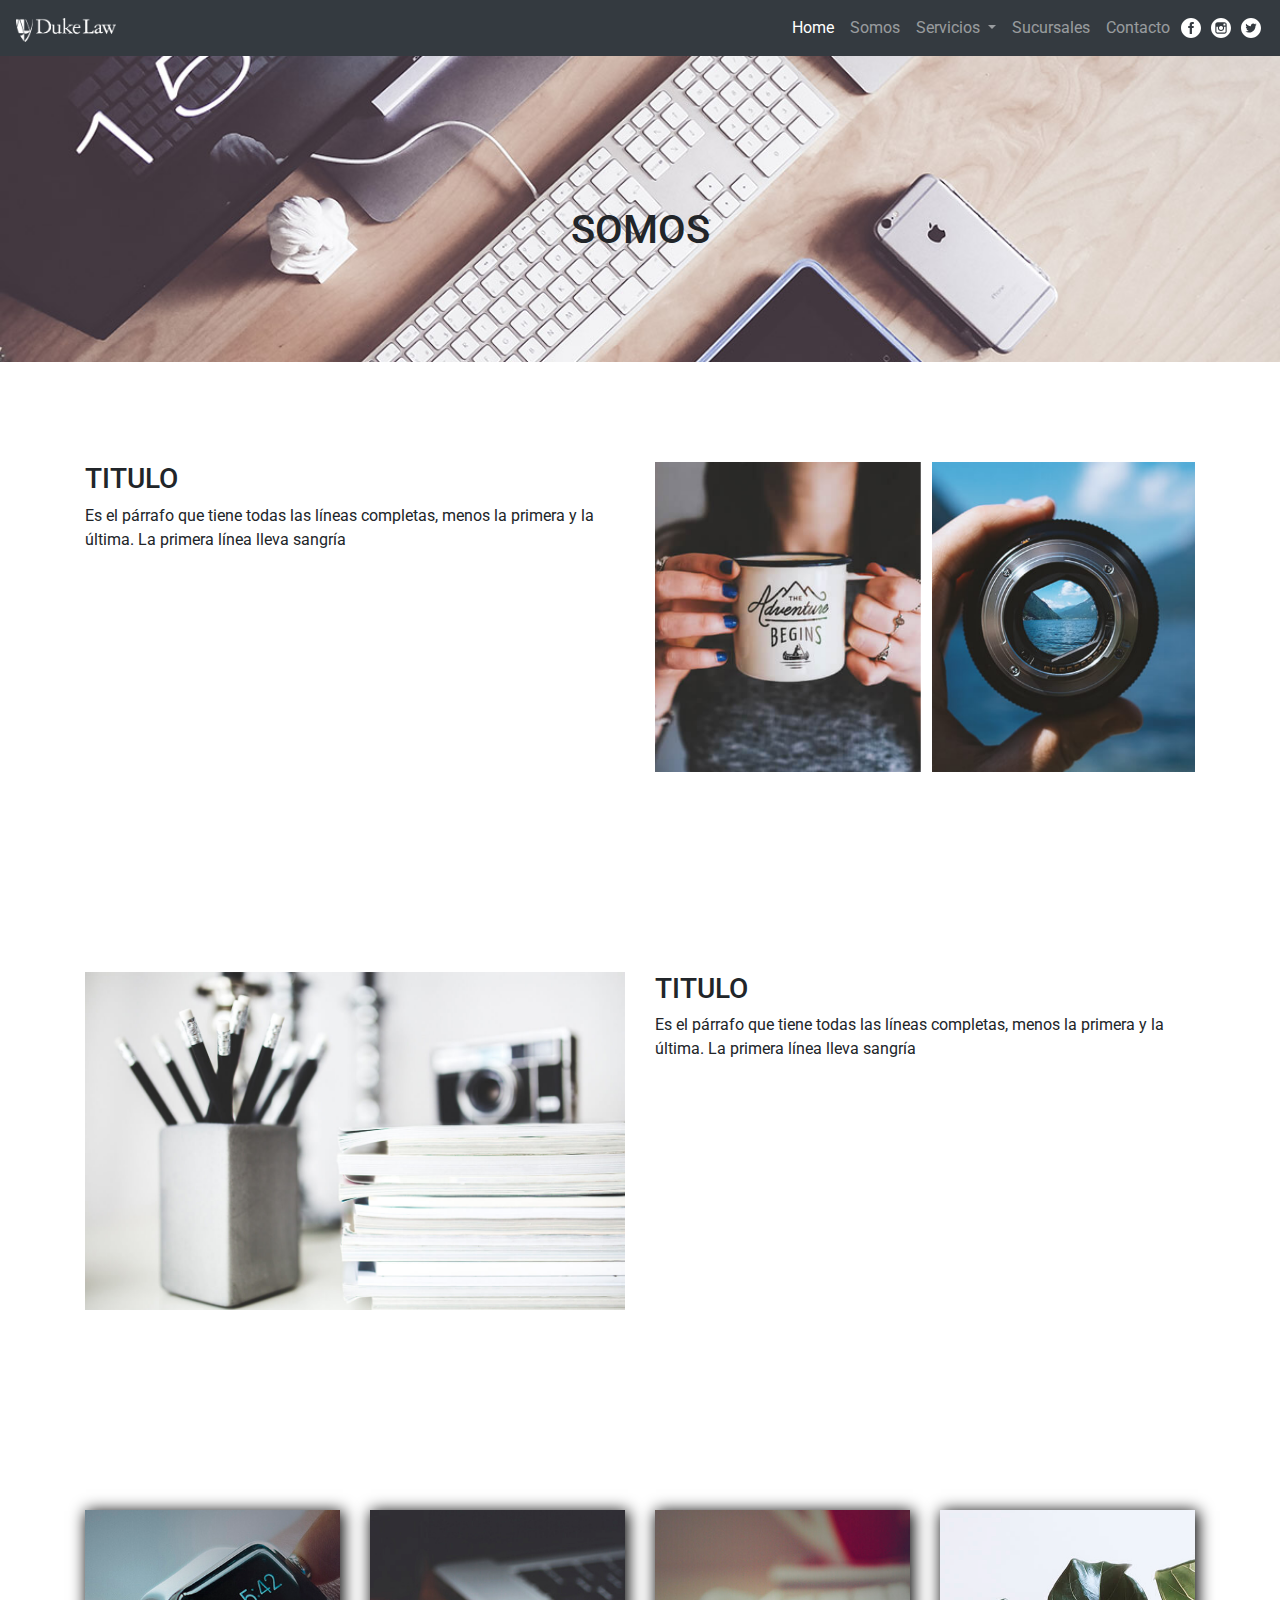
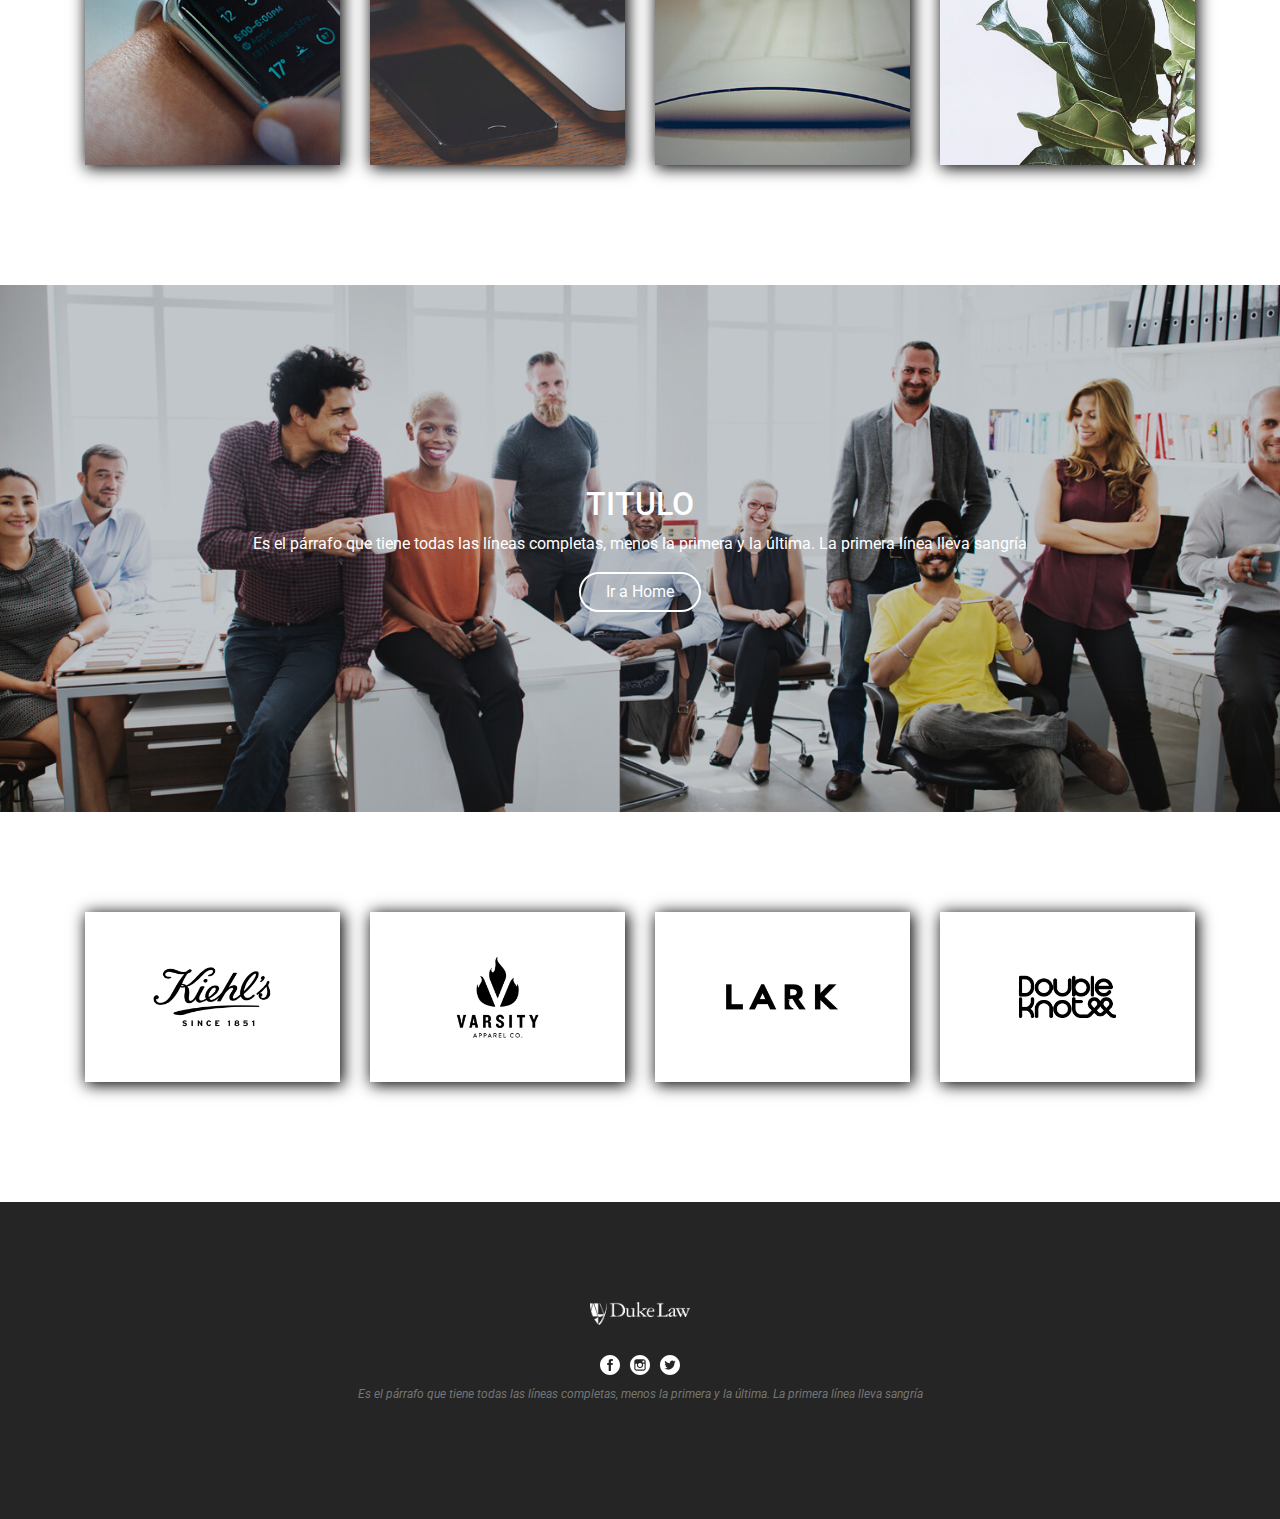
<file: Web_App/Somos.html>
<!doctype html>
<html lang="en">
  <head>
    <!-- Required meta tags -->
    <meta charset="utf-8">
    <meta name="viewport" content="width=device-width, initial-scale=1, shrink-to-fit=no">

    <!-- Bootstrap CSS -->
    <link rel="stylesheet" href="https://cdn.jsdelivr.net/npm/bootstrap@4.4.1/dist/css/bootstrap.min.css" integrity="sha384-Vkoo8x4CGsO3+Hhxv8T/Q5PaXtkKtu6ug5TOeNV6gBiFeWPGFN9MuhOf23Q9Ifjh" crossorigin="anonymous">
    <link rel="stylesheet" href="Style.css">

    <link href="https://fonts.googleapis.com/css2?family=Roboto:ital,wght@0,400;0,500;1,700&display=swap" rel="stylesheet">

    <title>Home menu</title>
  </head>
  <body>

   <!--Inicio de navbar--> 
   <nav class="navbar navbar-expand-lg navbar-dark bg-dark">
    <a class="navbar-brand" href="index.html">
        <img class="Logotipo" src="images/somos/logos/duke_law.png" alt=""></a>
    
    <button class="navbar-toggler" type="button" data-toggle="collapse" data-target="#navbarSupportedContent" aria-controls="navbarSupportedContent" aria-expanded="false" aria-label="Toggle navigation">
      <span class="navbar-toggler-icon"></span>
    </button>

    <div class="collapse navbar-collapse" id="navbarSupportedContent">
      <ul class="navbar-nav ml-auto">
        <li class="nav-item active">
          <a class="nav-link" href="index.html">Home <span class="sr-only">(current)</span></a>
        </li>
        <li class="nav-item">
          <a class="nav-link" href="Somos.html">Somos</a>
        </li>
        <li class="nav-item dropdown">
          <a class="nav-link dropdown-toggle" href="#" id="navbarDropdown" role="button" data-toggle="dropdown" aria-haspopup="true" aria-expanded="false">
            Servicios
          </a>
          <div class="dropdown-menu" aria-labelledby="navbarDropdown">
            <a class="dropdown-item" href="#">Servicios 1</a>
            <a class="dropdown-item" href="#">Servicios 2</a>
            <div class="dropdown-divider"></div>
            <a class="dropdown-item" href="#">Servicios 3</a>
          </div>
        </li>
        <li class="nav-item">
            <a class="nav-link" href="#">Sucursales</a>
        </li>
        <li class="nav-item">
            <a class="nav-link" href="#">Contacto</a>
        </li>
        <li>
            <img class="icono-redes-header" src="images/svg/facebook-logo-button.svg" alt="facebook">
            <img class="icono-redes-header" src="images/svg/instagram-logo.svg" alt="instagram">
            <img class="icono-redes-header" src="images/svg/twitter-logo-button.svg" alt="twitter">
        </li>
      </ul>
    </div>
  </nav>
    <!--Fin de navbar--> 


   <!--Inicio Main-->  
  <main>
    <section class="cabecera-somos text-center">
        <div class="container">
            <div class="row">
                <div class="col-12">
                  <h1 >SOMOS</h1>
                </div>
            </div>
        </div>
      </section>
      <section class="separacion">
        <div class="container">
            <div class="row">
                <div class="col-12 col-sm-6">
                  <h3>TITULO</h3>
                  <p>Es el párrafo que tiene todas las líneas completas, menos la primera y
                    la última. La primera línea lleva sangría</p>
                </div>
                <div class="col-12 col-sm-6">
                  <img class="img-fluid" src="images/somos/imagenes-somos.png" alt="">
                </div>
            </div>
        </div>
    </section>

    <section class="separacion">
        <div class="container">
            <div class="row">
                <div class="col-12 col-sm-6">
                  <img class="img-fluid" src="images/somos/somos-larga.jpg" alt="">
                </div>

                <div class="col-12 col-sm-6">
                  <h3>TITULO</h3>
                  <p>Es el párrafo que tiene todas las líneas completas, menos la primera y
                    la última. La primera línea lleva sangría</p>
                </div>
            </div>
        </div>
    </section>

    <section class="separacion">
      <div class="container">
          <div class="row">
              <div class="col-6 col-sm-3">
                <img class="img-fluid sombras" src="images/somos/somos-work-01.jpg" alt="">
              </div>

              <div class="col-6 col-sm-3">
                <img class="img-fluid sombras" src="images/somos/somos-work-02.jpg" alt="">
              </div>
              <div class="col-6 col-sm-3">
                <img class="img-fluid sombras" src="images/somos/somos-work-03.jpg" alt="">
              </div>
              <div class="col-6 col-sm-3">
                <img class="img-fluid sombras" src="images/somos/somos-work-04.jpg" alt="">
              </div>
          </div>
      </div>
    </section>

    <section class="banerSomos separacion">
      <div class="container">
          <div class="row">
              <div class="col-12">
                <h2 class="textoBlanco">TITULO</h2>
                <P class="textoBlanco">Es el párrafo que tiene todas las líneas completas, menos la primera y
                  la última. La primera línea lleva sangría</P>
                  <a href="index.html" class="btn btn-light textoBlanco">Ir a Home</a>
              </div>
          </div>
      </div>
    </section>

    <section class="separacion">
      <div class="container">
        <div class="row">
          <div class="col-6 col-sm-3">
            <img class="img-fluid sombras" src="images/somos/logos/logo-01.png" alt="Logos">
          </div>
          <div class="col-6 col-sm-3">
            <img class="img-fluid sombras" src="images/somos/logos/logo-02.png" alt="Logos">
          </div>
          <div class="col-6 col-sm-3">
            <img class="img-fluid sombras" src="images/somos/logos/logo-03.png" alt="Logos">
          </div>
          <div class="col-6 col-sm-3">
            <img class="img-fluid sombras" src="images/somos/logos/logo-04.png" alt="Logos">
          </div>
        </div>
      </div>
    </section>



  </main>
  <!--Fin Main-->  
  <!--Inicio footer-->  
  <footer>
    <img class="Logotipo-footer" src="images/somos/logos/duke_law.png" alt="Logo">
    <br>
    <img class="icono-redes-header" src="images/svg/facebook-logo-button.svg" alt="facebook">
    <img class="icono-redes-header" src="images/svg/instagram-logo.svg" alt="instagram">
    <img class="icono-redes-header" src="images/svg/twitter-logo-button.svg" alt="twitter">
    <p>Es el párrafo que tiene todas las líneas completas, menos la primera y
      la última. La primera línea lleva sangría</p>
  </footer>
  <!--Fin Footer-->  


    <!-- Optional JavaScript -->
    <!-- jQuery first, then Popper.js, then Bootstrap JS -->
    <script src="https://code.jquery.com/jquery-3.4.1.slim.min.js" integrity="sha384-J6qa4849blE2+poT4WnyKhv5vZF5SrPo0iEjwBvKU7imGFAV0wwj1yYfoRSJoZ+n" crossorigin="anonymous"></script>
    <script src="https://cdn.jsdelivr.net/npm/popper.js@1.16.0/dist/umd/popper.min.js" integrity="sha384-Q6E9RHvbIyZFJoft+2mJbHaEWldlvI9IOYy5n3zV9zzTtmI3UksdQRVvoxMfooAo" crossorigin="anonymous"></script>
    <script src="https://cdn.jsdelivr.net/npm/bootstrap@4.4.1/dist/js/bootstrap.min.js" integrity="sha384-wfSDF2E50Y2D1uUdj0O3uMBJnjuUD4Ih7YwaYd1iqfktj0Uod8GCExl3Og8ifwB6" crossorigin="anonymous"></script>
  </body>
</html>
</file>
<file: Barberia/style.css>
body{
    font-family: 'Montserrat', sans-serif;
}
header {
    background-color: #BBBBBB;
    padding: 20px 0;
}

.caja{
    width: 940px;
    position: relative;
    margin: 0 auto;
}

nav{
    position: absolute;
    top:110px;
    right: 0;
}

nav li{
    display: inline;
    margin: 0 0 0 15px;
}

nav a{
    text-transform: uppercase;
    color: #000000;
    font-weight: bold;
    font-size: 22px;
    text-decoration: none;
}

nav a:hover{
    color: #c78c19;
    text-decoration: underline;
}

.productos{
    width: 940px;
    margin: 0 auto;
    padding: 50px;
}


.productos li{
    display: inline-block;
    text-align: center;
    width: 30%;
    vertical-align: top;
    margin: 0 1.5%;
    padding: 30px 20px;
    box-sizing: border-box;
    border: 2px solid #000000;
    border-radius: 10px;
}

.productos li:hover{
    border-color:#c78c19;
}

.productos li:active{
    border-color:#088c19;
}

.productos h2{
    font-size: 30px;
    font-weight: bold;
}

.productos li:hover h2{
    font-size: 33px;
}

.producto-descripcion{
    font-size: 18px;
}

.producto-precio{
    font-size: 20px;
    font-weight: bold;
    margin-top:10px;
}

footer{
    text-align: center;
    background: url(imagenes/bg.jpg);
    padding:40px;
}

.copyright{
    color:#FFFFFF;
    font-size: 13px;
    margin:20px;
}

form{
    margin: 40px 0 0 40px;
}
form label, form legend{
    display: block;
    font-size: 20px;
    margin: 0 0 10px;
}
.input-padron{
    display: block;
    margin: 0 0 20px;
    padding: 10px 25px;
    width: 50%;
}
.checkbox{
    margin: 20px 0;
}
.enviar{
    width: 40%;
    padding: 15px 0;
    font-size: 18px;
    font-weight: bold;
    color: white;
    background-color: orange;
    border: none;
    border-radius: 5px;
    transition: 1s;
    cursor: pointer;
}
.enviar:hover{
    background: rgb(255, 0, 0);
    transition: 0.5s;
    transform: scale(1.10);
}
table{
    margin: 40px 40px;
}
thead{
    background-color: #616161;
    color: white;
    font-weight: bold;
}
td,th{
    border: 1px solid black;
    padding: 8px 15px;
}
/*css para Home*/
.banner{
    width: 100%;
}
.principal{
    padding: 3em 0;
    background: linear-gradient(white,#fefefe);
    align-items: center;
}
.titulo-principal{
    text-align: center;
    font-size: 2em;
    margin: 0 0 1em;
    clear: left;
    font-weight: bold;
}
p:first-line{
    font-style: italic;
}

.principal p{
    margin: 0 150px 1em 170px;

}
.principal strong{
    font-weight: bold;
}
.principal em{
    font-style: italic;
}
.utensilios{
    width: 120px;
    float: left;
    margin: 0 20px 20px 170px;
}
.mapa{
    padding: 3em 0;
    background: linear-gradient(#fefefe, #888888);
}
.mapa p{
    margin: 0 0 2em;
    text-align: center;
}
.Mapa-contenido{
    width: 940px;
    margin: 0 auto;
}
.diferenciales{
    padding: 3em 0;
    background: linear-gradient(#888888, #747474);
    
}
.contenido-diferenciales{
    width: 640px;
    margin: 0 auto;
}

.lista-diferenciales{
    width: 40%;
    display: inline-block;
    vertical-align: top;
    color: white;
}
.items{
    line-height: 1.7;
}
.items::before{
    content: "✧ ";
}
.items:first-child{
    font-weight: bold;
}
.imagenDiferenciales{
    width: 60%;
    box-shadow: 15px 15px 39px 3px black;
}
.imagenDiferenciales:hover{
    opacity: 30%;
    transition: 2s;
    box-shadow: 15px 15px 39px 3px rgb(255, 255, 255);
}
.contenido-video{
    padding: 3em 0;
    background: linear-gradient(#747474,rgb(46, 46, 46));
}
.video{
    width: 560px;
    margin: 1em auto;
}
@media screen and (max-width:480px){
    h1{
        text-align: center;
    }
    nav{
        position: static;
    }
    .caja,.principal, .Mapa-contenido,.contenido-diferenciales,.video{
        width: auto;
    }
    .lista-diferenciales, .imagenDiferenciales{
        width: 100%;
    }
}
</file>
<file: Encriptador/Style.css>
body{
    background-color: black;
}
.titulo{
    color: rgb(168, 167, 167);
    text-align: center;
    
}
.container{
    margin-left: 10em;
    margin-top: 30px;
    width: 80%;
    height: 70%;
    border-radius: 25px;
}
.caja{
    width: 100%;
    height: 40em;
    background-color: rgb(168, 167, 167);
    border-radius: 25px;
}

#encriptar{
    margin-top: 3em;
    margin-left: 3em;
    width: 60%;
    height:60%;
    background-color: rgb(157, 157, 157);
    border: none;
    font-weight: bold;
    font-style: italic;
    font-size: 19px;
    resize: none;
}
#solucion{
    width: 29%;
    height: 60%;
    margin-left:10px;
    background-color: rgb(157, 157, 157);
    border: none;
    font-weight: bold;
    font-style: italic;
    font-size: 18px;
    resize: none;
    background-image: url(Img/ImagenResultado.png);
    background-repeat: no-repeat;
    background-position: 50px;
}
#solucion:focus{
    outline: none;
}
#solucion::selection{
    background-color: transparent;
}

.caja p{
    margin-left: 19em;
    font-weight: bold;
    font-style: italic;
}
.btn{
    margin-left: 18%;
    margin-top: 1%;
}
.Encriptar {
	background-color:#006aff;
	border-radius:28px;
	border:1px solid #0400ff;
	display:inline-block;
	cursor:pointer;
	color:#050505;
	font-style: italic;
	font-size:15px;
	padding:10px 25px;
	text-decoration:none;
    font-weight: bold;
}
.Desencriptar{
    margin-left: 10em;
    background-color:#006aff;
	border-radius:28px;
	border:1px solid #0400ff;
	display:inline-block;
	cursor:pointer;
	color:#050505;
	font-style: italic;
	font-size:15px;
	padding:10px 25px;
	text-decoration:none;
    font-weight: bold;
}
.Copy{
    margin-left: 21em;
    margin-bottom: 4em;
    background-color:#006aff;
	border-radius:28px;
	border:1px solid #0400ff;
	display:inline-block;
	cursor:pointer;
	color:#050505;
	font-style: italic;
	font-size:15px;
	padding:10px 25px;
	text-decoration:none;
    font-weight: bold;
}

.myButton:hover {
	background-color:#0095ff;
}
.myButton:active {
	position:relative;
	top:1px;
}
small{
    margin-left: 29em;
    
}
</file>
<file: PantallaDeCarga/Styles.css>
*{
    margin: 0;
    padding: 0;
    color: white;
    font-size: 1.3rem;
}
.conteiner{
    height: 100vh;
    display: flex;
    justify-content: center;
    align-items: center;
    background-color: rgb(50, 50, 50);
}
.circulo1{
    height: 250px;
    width: 250px;
    border-radius: 50%;
    display: flex;
    justify-content: center;
    align-items: center;
}
.esferas{
    height: 200px;
    width: 200px;
    position: absolute;
    display: flex;
    justify-content: center;
    align-items: center;
    transform: rotate(var(--rotation));
    filter: drop-shadow(0px 0px 5px rgb(0, 255, 200));
}
.circulo{
    height: 15px;
    width: 15px;
    border-radius: 50%;
    background-color: rgb(38, 255, 0);
    position: absolute;
    top: 0;
    animation: efecto 1.9s linear infinite;
    animation-delay: var(--delay);
}
h3{
    color: rgb(0, 255, 34);
    filter: drop-shadow(0px 0px 5px rgb(0, 255, 200));
    transform: rotate(var(--rotation));
    --rotation:0deg;
}


@keyframes efecto {
    0%{
        transform: scale(1);
    }50%{
        transform: scale(0.2);
    }100%{
        transform: scale(1);
    }
}

#esfera1 { --rotation:0deg; --delay:0.1s}
#esfera2 {--rotation:30deg; --delay:0.2s}
#esfera3 { --rotation:60deg; --delay:0.3s}
#esfera4 { --rotation:90deg; --delay:0.4s}
#esfera5 { --rotation:120deg; --delay:0.5s}
#esfera6 { --rotation:150deg; --delay:0.6s}
#esfera7 { --rotation:180deg; --delay:0.7s}
#esfera8 { --rotation:210deg; --delay:0.8s}
#esfera9 { --rotation:240deg; --delay:0.9s}
#esfera10 { --rotation:270deg; --delay:0.10s}
#esfera11 { --rotation:300deg; --delay:0.11s}
#esfera12 { --rotation:330deg; --delay:0.12s}
</file>
<file: Web_App/Style.css>
body{
    font-family: 'Roboto', sans-serif;
}


*{
    padding: 0;
    margin: 0;
    box-sizing: border-box;
}
.separacion{
    padding: 100px 0;
}
.Logotipo{
    width: 100px;
}
.icono-redes-header{
    width: 20px;
    margin: 10px 3px;
}
.banner-video{
    background-image: url(images/home/video-bg.jpg);
    padding: 200px 0;
    position: relative;
    text-align: center;

}
.carousel-caption{
    position: absolute;
    top: 40%;
    bottom: 20px;
    left: 15%;
    z-index: 10;
    padding-top: 20px;
    padding-bottom: 20px;
    color: rgb(0, 255, 247);
    text-align: left;
}
.btn-light{
    color: rgb(0, 255, 247);
    background-color: transparent;
    border-color: aqua;
    border: 2px solid #fff;
    border-radius: 20px;
    padding-left: 25px;
    padding-right: 25px;

}

.play{
    width: 80px;
    height: 80px;
    position: relative;
    align-items: center;
}
.sombras{
    margin-bottom: 20px;
    box-shadow: 2px 2px 15px 1px black;
}
footer{
    background-color: rgb(37, 37, 37);
    padding: 100px 0;
    text-align: center;
}
footer .Logotipo-footer{
    width: 100px;
    margin-bottom: 20px;
}
footer p{
    color: rgb(117, 117, 117);
    font-style: italic;
    font-size: 12px;
}
/*Pagina somos*/
.cabecera-somos{
    padding: 150px 0 100px 0;
    background-image: url(images/somos/slider-interior.jpg);
    background-position: center center;
    background-size: cover;
}
.textoBlanco{
    color: #fff;
}
.banerSomos{
    background-image: url(images/somos/somos-equipo.jpg);
    background-position: center center;
    background-size: cover;
    padding: 200px 0;
    text-align: center;
}
</file>
<file: Personajes/personajes.css>
@import url('https://fonts.googleapis.com/css2?family=Lato&display=swap');
*{
    margin: 0;
    padding: 0;
    /*tamaño para las caja*/
    /*le ponemos un borde al cuadro*/
    box-sizing: border-box;
    font-family: 'lato';
}
body{
    margin-top: 10%;
    height: 100vh;
    /*pantalla flexible, ayudan a colocar 
    cajas como si fueran celdas de una tabla*/
    display: flex;
    justify-content: center;
    align-items: center;
    background-color: rgb(0, 0, 0);
}
.container{
    height: 100vh;
    max-width: 1200px;
    display: flex;
    /*si caben en la fila se quedan en la fila si no 
    hacen un salto para posicionarse en la siguiente 
    fila*/
    flex-wrap: wrap;
    align-items: center;
}
.card{
    height: 350px;
    width: 300px;
    margin: 50px;
    transition: 300ms;
}
.personaje_1, .personaje_2, .personaje_3,.personaje_4{
    height: 350px;
    width: 300px;
    display: flex;
    justify-content: center;
    align-items: center;
    border-radius: 10%;
    background-color: rgb(255, 251, 0);
    transition: 300ms;
    position: absolute;
}
.imagenPersonaje{
    height: 350px;
    width: 200px;
    background-image: url(imgPersonajes/vegeta.png);
    background-size: cover;
    margin-bottom: 200px;
    transition: 300ms;
    filter: drop-shadow(5px -4px 10px rgb(255, 238, 0));
}
.imagenPersonaje_2{
    height: 350px;
    width: 200px;
    background-image: url(imgPersonajes/Goku.png);
    background-size: cover;
    margin-bottom: 200px;
    transition: 300ms;
    filter: drop-shadow(5px -4px 10px rgb(255, 221, 0));
}
.imagenPersonaje_3{
    height: 350px;
    width: 200px;
    background-image: url(imgPersonajes/Gohan.png);
    background-size: cover;
    margin-bottom: 200px;
    transition: 300ms;
    filter: drop-shadow(5px -4px 10px rgb(255, 200, 0));
}
.imagenPersonaje_4{
    height: 350px;
    width: 200px;
    transform: translateY(40px);
    background-image: url(imgPersonajes/Freeza.webp);
    background-size: cover;
    margin-bottom: 200px;
    transition: 300ms;
    filter: drop-shadow(5px -4px 10px rgb(174, 0, 255));
}
.detalles, .detalles_2, .detalles_3,.detalles_4{
    height: 200px;
    width: 300px;
    background-color: white;
    position: absolute;
    border-bottom-left-radius: 10%;
    border-bottom-right-radius: 10%;
    margin-top: 150px;
    /* indica el orden de un elemento posicionado y sus descendientes*/
    z-index: 2;
    display: grid;
    grid-template-rows: 1fr 1fr 1fr;
    transition: 300ms;
}
/*hover
cuando pase el mouse por encima de la carta que se 
transforme
*/
.card:hover{
    transform: scale(1.1);
}
.card:hover .imagenPersonaje{
    transform: translatey(-20px);
    transition: 300ms;
    filter: none;
    background-image: url(imgPersonajes/Vegeta-Dios.png);
    filter: drop-shadow(5px -4px 10px rgb(0, 149, 255));
}
.card:hover .imagenPersonaje_2{
    transform: translatey(20px);
    transition: 300ms;
    filter: none;
    background-image: url(imgPersonajes/Goku-migateNogokui.png);
    filter: drop-shadow(5px -4px 10px rgb(255, 255, 255));
}
.card:hover .imagenPersonaje_3{
    height: 330px;
    transform: translateY(20px);
    width: 290px;
    transition: 300ms;
    filter: none;
    background-image: url(imgPersonajes/Gohan-modo-Bestia-png.png);
    filter: drop-shadow(5px -4px 10px rgb(255, 0, 0));
}
.card:hover .imagenPersonaje_4{
    height: 330px;
    transform: translateY(20px);
    transition: 300ms;
    filter: none;
    background-image: url(imgPersonajes/golden-frieza.png);
    filter: drop-shadow(5px -4px 10px rgb(255, 238, 0));
}
/*cambio de fondo cuando pasa el mouse*/
.card:hover .personaje_1{
    background-image:  radial-gradient(rgb(0, 0, 0),rgb(0, 51, 255));
}
.card:hover .personaje_2{
    background-image:  radial-gradient(rgb(0, 0, 0),rgb(74, 74, 74));
}
.card:hover .personaje_3{
    background-image:  radial-gradient(rgb(0, 0, 0),rgb(74, 74, 74));
}
.card:hover .personaje_4{
    background-image:  radial-gradient(rgb(0, 0, 0),rgb(153, 0, 255));
}
/*cambiar texto */

h2{
    display: flex;
    align-items: center;
    justify-content: center;
}
p{
    margin-left: 15px;
    width: 90%;
    font-size: 12px;
}
.btn{
    width: 100px;
    margin: auto;
    cursor: pointer;
	box-shadow: 0px 1px 0px 0px #fff6af;
	background:linear-gradient(to bottom, 255, 200, 0 5%, #ffaf24 100%);
	background-color:#ffe100;
	border-radius:6px;
	border:1px solid #ffaa22;
	display:inline-block;
	cursor:pointer;
	color:#333333;
	font-family:Times New Roman;
	font-size:15px;
	font-weight:bold;
	padding:6px 24px;
	text-decoration:none;
	text-shadow:0px 1px 0px #ffee66;
}
.btn:hover{
	background:linear-gradient(to bottom, #ffaf24 5%, #ffec64 100%);
	background-color:#ffaf24;
}
a{
    /*texto en mayusculas*/
    text-transform: uppercase;
    color: black;
    /*negrilla*/
    font-weight: bold;
    /*quitar las decoraciones*/
    text-decoration: none;
}
</file>
